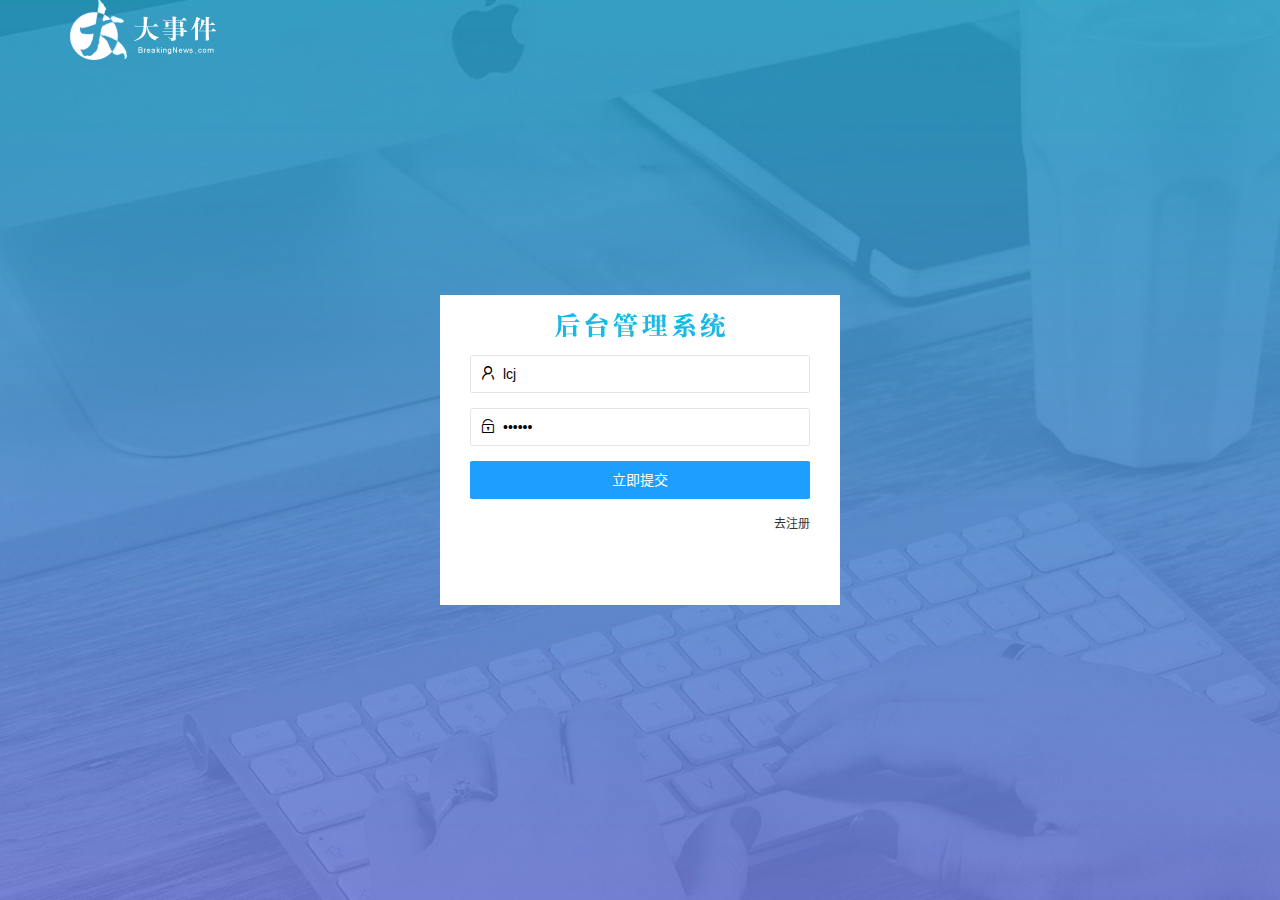
<file: login.html>
<!DOCTYPE html>
<html lang="zh-CN">

<head>
    <meta charset="UTF-8">
    <meta name="viewport" content="width=device-width, initial-scale=1.0">
    <title>大事件-注册/登录</title>
    <link rel="stylesheet" href="/assets/lib/layui/css/layui.css">
    <link rel="stylesheet" href="/assets/css/login.css">
</head>

<body>
    <!-- 头部 logo 区域 -->
    <div class="layui-main">
        <img src="/assets/images/logo.png" alt="">
    </div>

    <!-- 注册登录区域 -->
    <div class="loginAndRegBox">
        <!-- 登录注册标题 -->
        <div class="title-box"></div>
        <!-- 登录区域 -->
        <div class="login-box">
            <!-- 登陆表单 -->
            <form class="layui-form" id="form_login">
                <!-- 用户名 -->
                <div class="layui-form-item">
                    <i class="layui-icon layui-icon-username"></i> 
                    <input value="lcj" type="text" name="username" required lay-verify="required" placeholder="请输入用户名"
                        autocomplete="off" class="layui-input">
                </div>
                <!-- 密码 -->
                <div class="layui-form-item">
                    <i class="layui-icon layui-icon-password"></i> 
                    <input value="123123" type="password" name="password" required lay-verify="required|pwd" placeholder="请输入密码"
                        autocomplete="off" class="layui-input">
                </div> 
                <!-- 登录按钮 -->
                <div class="layui-form-item">
                    <button class="layui-btn layui-btn-fluid layui-btn-normal" lay-submit>立即提交</button>
                </div>
                <!-- a 链接 -->
                <div class="layui-form-item links">
                    <a href="javascript:;" id="link_reg">去注册</a>
                </div>
            </form>
           
        </div>
        <!-- 注册区域 -->
        <div class="reg-box">
            <form class="layui-form" id="form_reg">
                <!-- 用户名 -->
                <div class="layui-form-item">
                    <i class="layui-icon layui-icon-username"></i> 
                    <input type="text" name="username" required lay-verify="required" placeholder="请输入用户名"
                        autocomplete="off" class="layui-input">
                </div>
                <!-- 密码 -->
                <div class="layui-form-item">
                    <i class="layui-icon layui-icon-password"></i> 
                    <input type="password" name="password" required lay-verify="required|pwd" placeholder="请输入密码"
                        autocomplete="off" class="layui-input">
                </div>
                <!-- 再次确认密码 -->
                <div class="layui-form-item">
                    <i class="layui-icon layui-icon-password"></i> 
                    <input type="password" name="repassword" required lay-verify="required|pwd|repwd" placeholder="请输入密码"
                        autocomplete="off" class="layui-input">
                </div>
                <!-- 登录按钮 -->
                <div class="layui-form-item">
                    <button class="layui-btn layui-btn-fluid layui-btn-normal" lay-submit>注册</button>
                </div>
                <!-- a 链接 -->
                <div class="layui-form-item links">
                    <a href="javascript:;" id="link_login">去登录</a>
                </div>
            </form>
        </div>
    </div>
    <!-- 引入layui.all.js 因为这个文件中没有使用windom.onload 所以要求全部写到最低端 -->
    <script src="./assets/lib/layui/layui.all.js"></script>
    <!-- 引入jquery -->
    <script src="/assets/lib/jquery.js"></script>
    <!-- 引入baseAPI 在jquery 自己的之前 -->
    <script src="/assets/js/baseAPI.js"></script>
    <!-- 引入自己的Js -->
    <script src="/assets/js/login.js"></script>
</body>

</html>
</file>
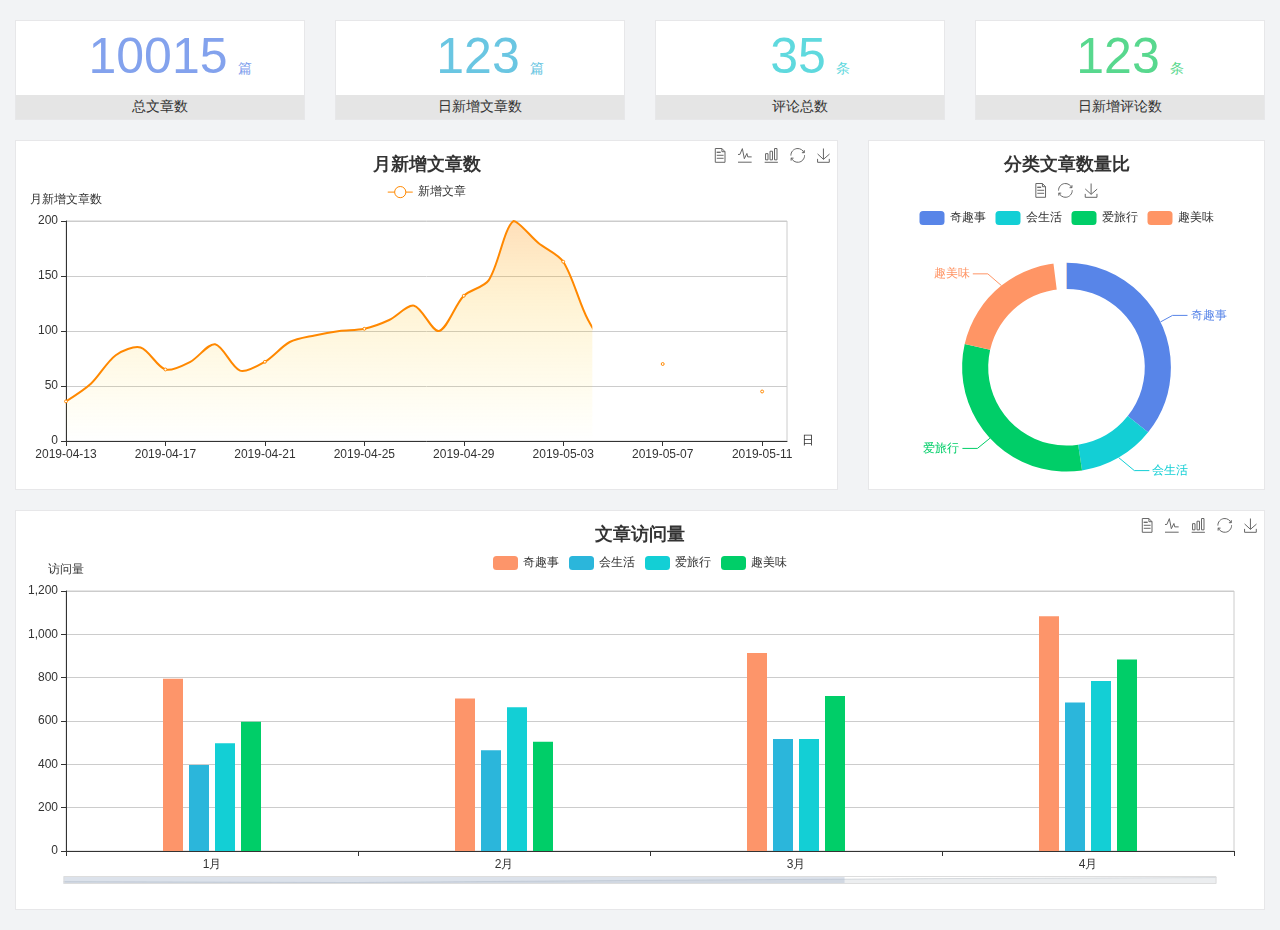
<file: home/dashboard.html>
<!DOCTYPE html>
<html lang="en">

<head>
  <meta charset="UTF-8">
  <meta name="viewport" content="width=device-width, initial-scale=1.0">
  <meta http-equiv="X-UA-Compatible" content="ie=edge">
  <title>图表统计</title>
  <link rel="stylesheet" href="../assets/lib/bootstrap.css" />
  <link rel="stylesheet" href="../assets/lib/main.css" />
  <script src="../assets/lib/jquery.js"></script>
  <script type="text/javascript" src="../assets/lib/echarts.min.js"></script>
</head>

<body>
  <div class="container-fluid">
    <div class="row spannel_list">
      <div class="col-sm-3 col-xs-6">
        <div class="spannel">
          <em>10015</em><span>篇</span>
          <b>总文章数</b>
        </div>
      </div>
      <div class="col-sm-3 col-xs-6">
        <div class="spannel scolor01">
          <em>123</em><span>篇</span>
          <b>日新增文章数</b>
        </div>
      </div>
      <div class="col-sm-3 col-xs-6">
        <div class="spannel scolor02">
          <em>35</em><span>条</span>
          <b>评论总数</b>
        </div>
      </div>
      <div class="col-sm-3 col-xs-6">
        <div class="spannel scolor03">
          <em>123</em><span>条</span>
          <b>日新增评论数</b>
        </div>
      </div>
    </div>
  </div>

  <div class="container-fluid">
    <div class="row curve-pie">
      <div class="col-lg-8 col-md-8">
        <div class="gragh_pannel" id="curve_show"></div>
      </div>
      <div class="col-lg-4 col-md-4">
        <div class="gragh_pannel" id="pie_show"></div>
      </div>
    </div>
  </div>

  <div class="container-fluid">
    <div class="column_pannel" id="column_show"></div>
  </div>

  <script>
    var oChart = echarts.init(document.getElementById('curve_show'));
    var aList_all = [
      { 'count': 36, 'date': '2019-04-13' },
      { 'count': 52, 'date': '2019-04-14' },
      { 'count': 78, 'date': '2019-04-15' },
      { 'count': 85, 'date': '2019-04-16' },
      { 'count': 65, 'date': '2019-04-17' },
      { 'count': 72, 'date': '2019-04-18' },
      { 'count': 88, 'date': '2019-04-19' },
      { 'count': 64, 'date': '2019-04-20' },
      { 'count': 72, 'date': '2019-04-21' },
      { 'count': 90, 'date': '2019-04-22' },
      { 'count': 96, 'date': '2019-04-23' },
      { 'count': 100, 'date': '2019-04-24' },
      { 'count': 102, 'date': '2019-04-25' },
      { 'count': 110, 'date': '2019-04-26' },
      { 'count': 123, 'date': '2019-04-27' },
      { 'count': 100, 'date': '2019-04-28' },
      { 'count': 132, 'date': '2019-04-29' },
      { 'count': 146, 'date': '2019-04-30' },
      { 'count': 200, 'date': '2019-05-01' },
      { 'count': 180, 'date': '2019-05-02' },
      { 'count': 163, 'date': '2019-05-03' },
      { 'count': 110, 'date': '2019-05-04' },
      { 'count': 80, 'date': '2019-05-05' },
      { 'count': 82, 'date': '2019-05-06' },
      { 'count': 70, 'date': '2019-05-07' },
      { 'count': 65, 'date': '2019-05-08' },
      { 'count': 54, 'date': '2019-05-09' },
      { 'count': 40, 'date': '2019-05-10' },
      { 'count': 45, 'date': '2019-05-11' },
      { 'count': 38, 'date': '2019-05-12' },
    ];

    let aCount = [];
    let aDate = [];

    for (var i = 0; i < aList_all.length; i++) {
      aCount.push(aList_all[i].count);
      aDate.push(aList_all[i].date);
    }

    var chartopt = {
      title: {
        text: '月新增文章数',
        left: 'center',
        top: '10'
      },
      tooltip: {
        trigger: 'axis'
      },
      legend: {
        data: ['新增文章'],
        top: '40'
      },
      toolbox: {
        show: true,
        feature: {
          mark: { show: true },
          dataView: { show: true, readOnly: false },
          magicType: { show: true, type: ['line', 'bar'] },
          restore: { show: true },
          saveAsImage: { show: true }
        }
      },
      calculable: true,
      xAxis: [
        {
          name: '日',
          type: 'category',
          boundaryGap: false,
          data: aDate
        }
      ],
      yAxis: [
        {
          name: '月新增文章数',
          type: 'value'
        }
      ],
      series: [
        {
          name: '新增文章',
          type: 'line',
          smooth: true,
          itemStyle: { normal: { areaStyle: { type: 'default' }, color: '#f80' }, lineStyle: { color: '#f80' } },
          data: aCount
        }],
      areaStyle: {
        normal: {
          color: new echarts.graphic.LinearGradient(0, 0, 0, 1, [{
            offset: 0,
            color: 'rgba(255,136,0,0.39)'
          }, {
            offset: .34,
            color: 'rgba(255,180,0,0.25)'
          }, {
            offset: 1,
            color: 'rgba(255,222,0,0.00)'
          }])

        }
      },
      grid: {
        show: true,
        x: 50,
        x2: 50,
        y: 80,
        height: 220
      }
    };

    oChart.setOption(chartopt);


    var oPie = echarts.init(document.getElementById('pie_show'));
    var oPieopt =
    {
      title: {
        top: 10,
        text: '分类文章数量比',
        x: 'center'
      },
      tooltip: {
        trigger: 'item',
        formatter: "{a} <br/>{b} : {c} ({d}%)"
      },
      color: ['#5885e8', '#13cfd5', '#00ce68', '#ff9565'],
      legend: {
        x: 'center',
        top: 65,
        data: ['奇趣事', '会生活', '爱旅行', '趣美味']
      },
      toolbox: {
        show: true,
        x: 'center',
        top: 35,
        feature: {
          mark: { show: true },
          dataView: { show: true, readOnly: false },
          magicType: {
            show: true,
            type: ['pie', 'funnel'],
            option: {
              funnel: {
                x: '25%',
                width: '50%',
                funnelAlign: 'left',
                max: 1548
              }
            }
          },
          restore: { show: true },
          saveAsImage: { show: true }
        }
      },
      calculable: true,
      series: [
        {
          name: '访问来源',
          type: 'pie',
          radius: ['45%', '60%'],
          center: ['50%', '65%'],
          data: [
            { value: 300, name: '奇趣事' },
            { value: 100, name: '会生活' },
            { value: 260, name: '爱旅行' },
            { value: 180, name: '趣美味' }
          ]
        }
      ]
    };
    oPie.setOption(oPieopt);



    var oColumn = this.echarts.init(document.getElementById('column_show'));
    var oColumnopt =
    {
      title: {
        text: '文章访问量',
        left: 'center',
        top: '10'
      },
      tooltip: {
        trigger: 'axis'
      },
      legend: {
        data: ['奇趣事', '会生活', '爱旅行', '趣美味'],
        top: '40'
      },
      toolbox: {
        show: true,
        feature: {
          mark: { show: true },
          dataView: { show: true, readOnly: false },
          magicType: { show: true, type: ['line', 'bar'] },
          restore: { show: true },
          saveAsImage: { show: true }
        }
      },
      calculable: true,
      xAxis: [
        {
          type: 'category',
          data: ['1月', '2月', '3月', '4月', '5月']
        }
      ],
      yAxis: [
        {
          name: '访问量',
          type: 'value'
        }
      ],
      series: [
        {
          name: '奇趣事',
          type: 'bar',
          barWidth: 20,
          itemStyle: {
            normal: { areaStyle: { type: 'default' }, color: '#fd956a' }
          },
          data: [800, 708, 920, 1090, 1200]
        },
        {
          name: '会生活',
          type: 'bar',
          barWidth: 20,
          itemStyle: {
            normal: { areaStyle: { type: 'default' }, color: '#2bb6db' }
          },
          data: [400, 468, 520, 690, 800]
        },
        {
          name: '爱旅行',
          type: 'bar',
          barWidth: 20,
          itemStyle: {
            normal: { areaStyle: { type: 'default' }, color: '#13cfd5' }
          },
          data: [500, 668, 520, 790, 900]
        },
        {
          name: '趣美味',
          type: 'bar',
          barWidth: 20,
          itemStyle: {
            normal: { areaStyle: { type: 'default' }, color: '#00ce68' }
          },
          data: [600, 508, 720, 890, 1000]
        }
      ],
      grid: {
        show: true,
        x: 50,
        x2: 30,
        y: 80,
        height: 260
      },
      dataZoom: [//给x轴设置滚动条
        {
          start: 0,//默认为0
          end: 100 - 1000 / 31,//默认为100
          type: 'slider',
          show: true,
          xAxisIndex: [0],
          handleSize: 0,//滑动条的 左右2个滑动条的大小
          height: 8,//组件高度
          left: 45, //左边的距离
          right: 50,//右边的距离
          bottom: 26,//右边的距离
          handleColor: '#ddd',//h滑动图标的颜色
          handleStyle: {
            borderColor: "#cacaca",
            borderWidth: "1",
            shadowBlur: 2,
            background: "#ddd",
            shadowColor: "#ddd",
          }
        }]
    };
    oColumn.setOption(oColumnopt);
  </script>
</body>

</html>
</file>
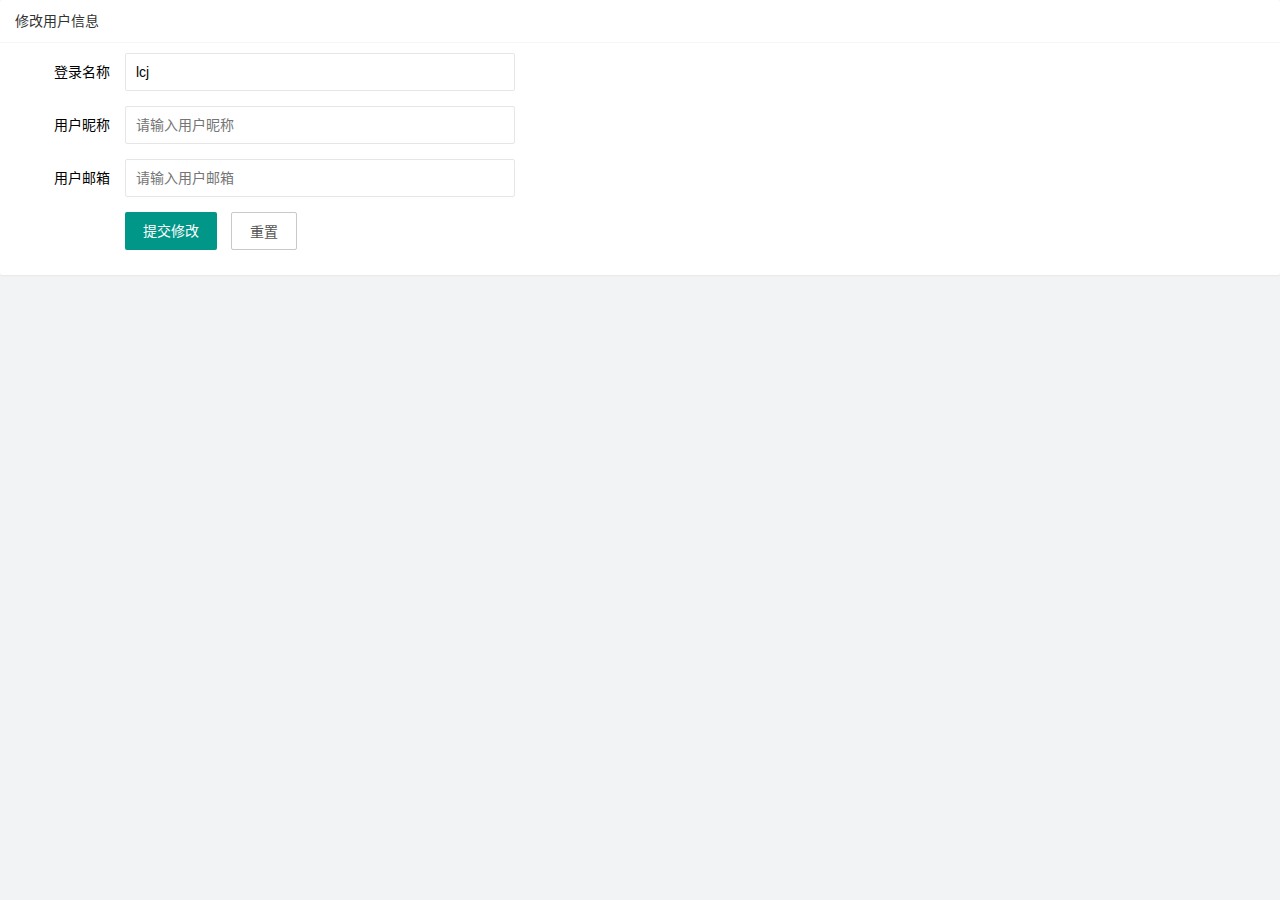
<file: user/user.info.html>
<!DOCTYPE html>
<html lang="zh-CN">

<head>
  <meta charset="UTF-8">
  <meta name="viewport" content="width=device-width, initial-scale=1.0">
  <title>Document</title>
  <link rel="stylesheet" href="/assets/lib/layui/css/layui.css">
  <!-- 引入自己的css -->
  <link rel="stylesheet" href="/assets/css/user/user_info.css">

</head>

<body>
  <div class="layui-card">
    <div class="layui-card-header">修改用户信息</div>
    <div class="layui-card-body">
      <!-- form 表单 -->
      <form class="layui-form" lay-filter="formUserInfo">
        <!-- 隐藏域保存id -->
        <input type="hidden" name="id">
        <!-- 用户名 -->
        <div class="layui-form-item">
          <label class="layui-form-label">登录名称</label>
          <div class="layui-input-block">
            <input value="lcj" type="text" name="username" readonly required lay-verify="required" placeholder="请输入登录名称"
              autocomplete="off" class="layui-input">
          </div>
        </div>
        <!-- 昵称 -->
        <div class="layui-form-item">
          <label class="layui-form-label">用户昵称</label>
          <div class="layui-input-block">
            <input type="text" name="nickname" required lay-verify="required|nickname" placeholder="请输入用户昵称"
              autocomplete="off" class="layui-input">
          </div>
        </div>
        <!-- 邮箱 -->
        <div class="layui-form-item">
          <label class="layui-form-label">用户邮箱</label>
          <div class="layui-input-block">
            <input type="text" name="email" required lay-verify="required|email" placeholder="请输入用户邮箱"
              autocomplete="off" class="layui-input">
          </div>
        </div>
        <!-- 按钮 -->
        <div class="layui-form-item">
          <div class="layui-input-block">
            <button class="layui-btn" lay-submit lay-filter="formDemo">提交修改</button>
            <button id="btnReset" type="reset" class="layui-btn layui-btn-primary">重置</button>
          </div>
        </div>
      </form>
    </div>
  </div>

  <!-- 引入layui.all.js -->
  <script src="/assets/lib/layui/layui.all.js"></script>
  <!-- 引入jquery -->
  <script src="/assets/lib/jquery.js"></script>
  <!-- 引入base.js -->
  <script src="/assets/js/baseAPI.js"></script>
  <!-- 引入自己的js -->
  <script src="/assets/js/user/user_info.js"></script>
</body>

</html>
</file>
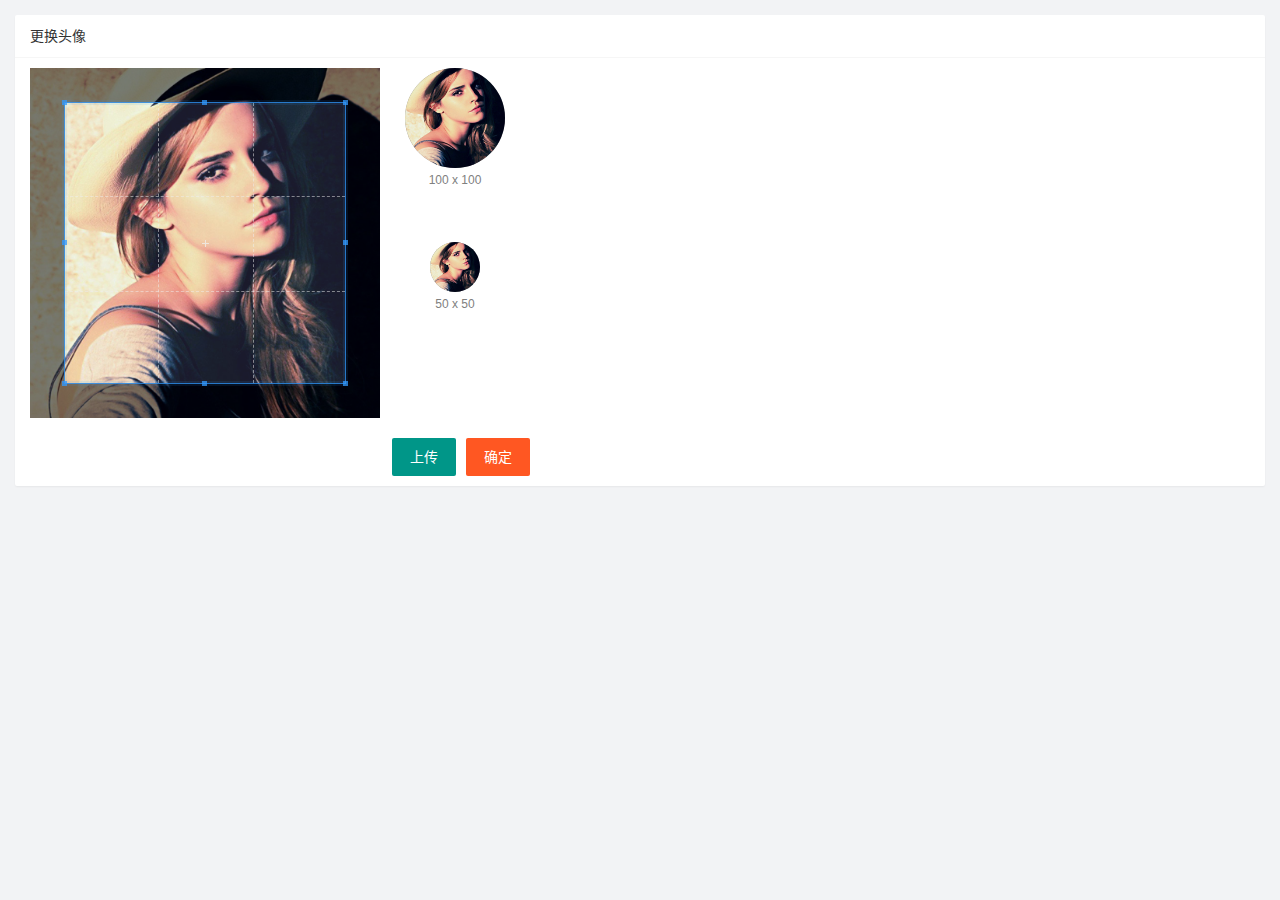
<file: user/user_avatar.html>
<!DOCTYPE html>
<html lang="zh-CN">

<head>
    <meta charset="UTF-8">
    <meta name="viewport" content="width=device-width, initial-scale=1.0">
    <title>Document</title>
    <link rel="stylesheet" href="/assets/lib/layui/css/layui.css">
    <link rel="stylesheet" href="/assets/css/user/user_avatar.css">
    <link rel="stylesheet" href="/assets/lib/cropper/cropper.css">
</head>

<body>
    <div class="layui-card">
        <div class="layui-card-header">更换头像</div>
        <div class="layui-card-body">
            <!-- 第一行的图片裁剪和预览区域 -->
            <div class="row1">
                <!-- 图片裁剪区域 -->
                <div class="cropper-box">
                    <!-- 这个 img 标签很重要，将来会把它初始化为裁剪区域 -->
                    <img id="image" src="/assets/images/sample.jpg" />
                </div>
                <!-- 图片的预览区域 -->
                <div class="preview-box">
                    <div>
                        <!-- 宽高为 100px 的预览区域 -->
                        <div class="img-preview w100"></div>
                        <p class="size">100 x 100</p>
                    </div>
                    <div>
                        <!-- 宽高为 50px 的预览区域 -->
                        <div class="img-preview w50"></div>
                        <p class="size">50 x 50</p>
                    </div>
                </div>
            </div>
            <!-- 第二行的按钮区域 -->
            <div class="row2">
                <!-- accept 选择的文件类型 -->
                <input style="display: none;" type="file" id="file" accept="image/png,image/jpeg">
                <button id="btnChooseImage" type="button" class="layui-btn">上传</button>
                <button id="btnUpload" type="button" class="layui-btn layui-btn-danger">确定</button>
            </div>
        </div>
    </div>

    <script src="/assets/lib/layui/layui.all.js"></script>
    <!-- 引入jquery -->
    <script src="/assets/lib/jquery.js"></script>
    <script src="/assets/lib/cropper/Cropper.js"></script>
    <script src="/assets/lib/cropper/jquery-cropper.js"></script>
    <!-- 引入base js -->
    <script src="/assets/js/baseAPI.js"></script>
    <!-- 引入自己的js -->
    <script src="/assets/js/user/user_avatar.js"></script>
</body>

</html>
</file>
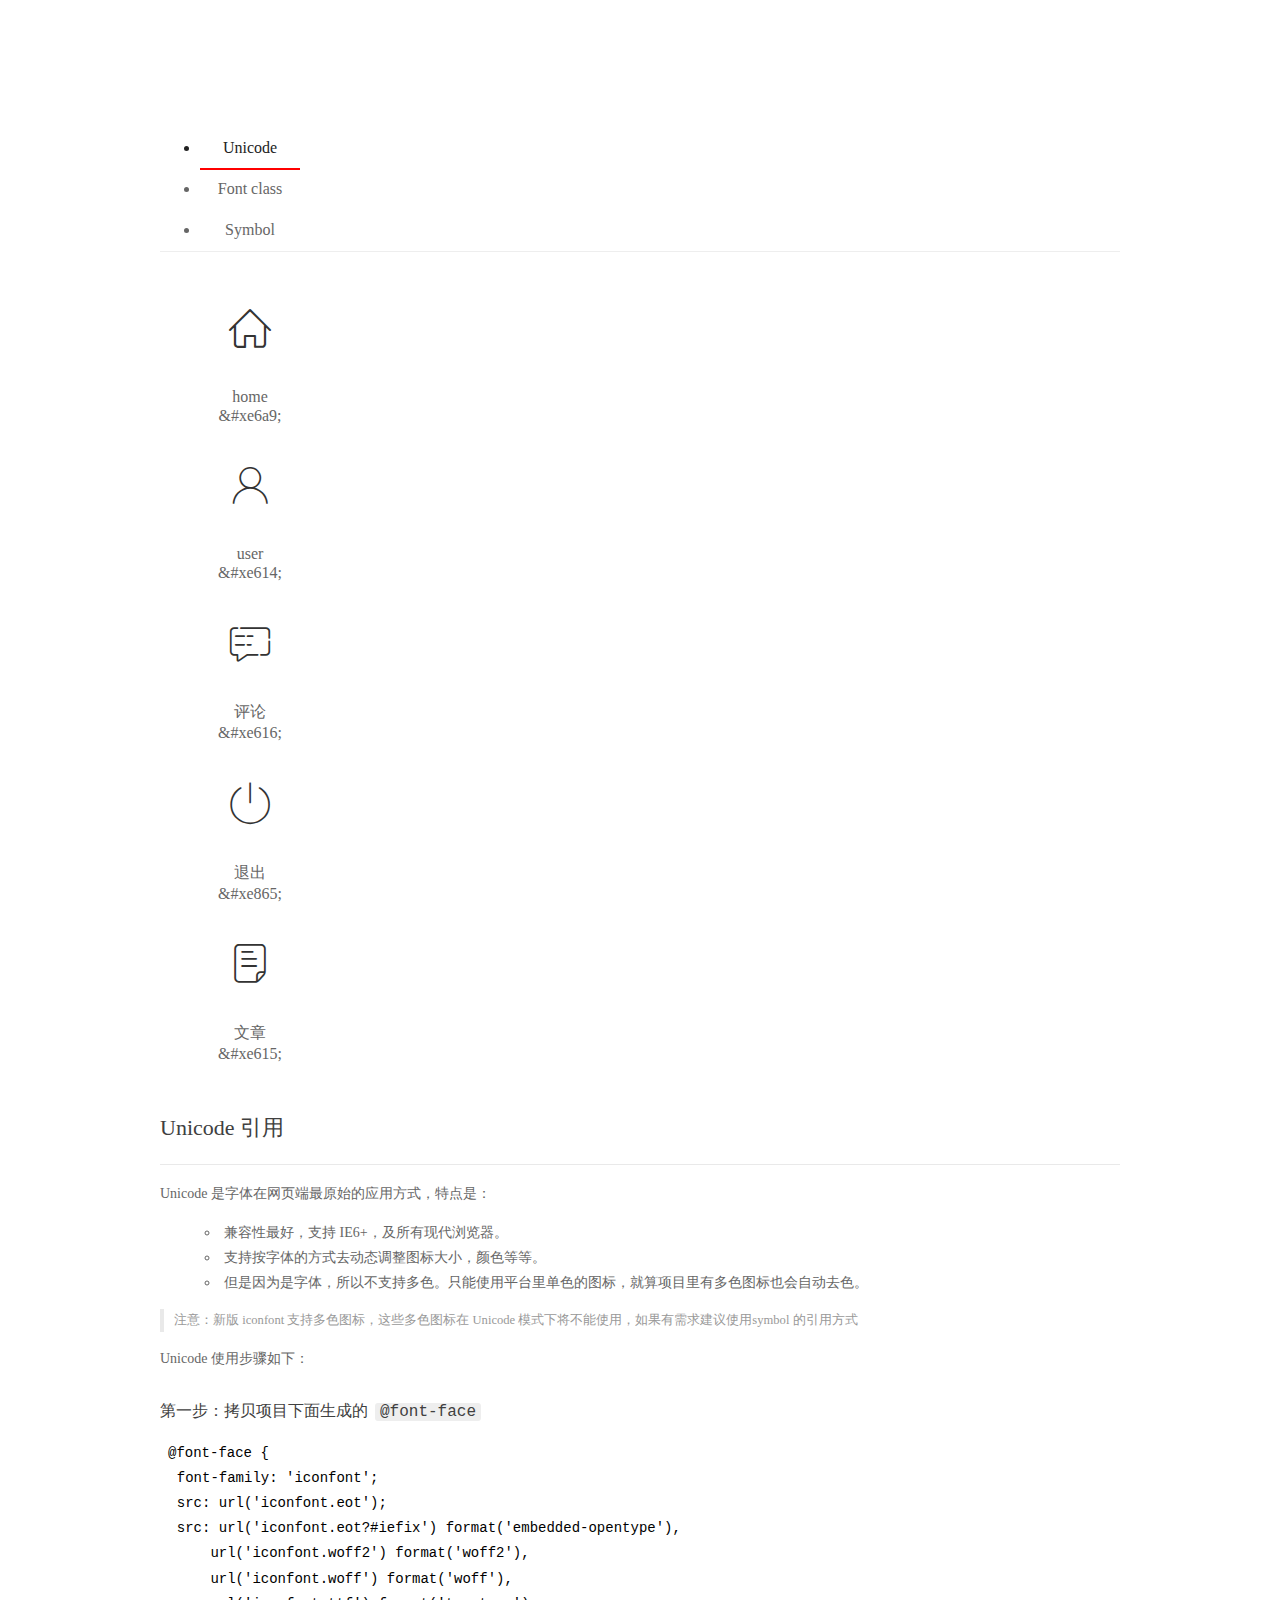
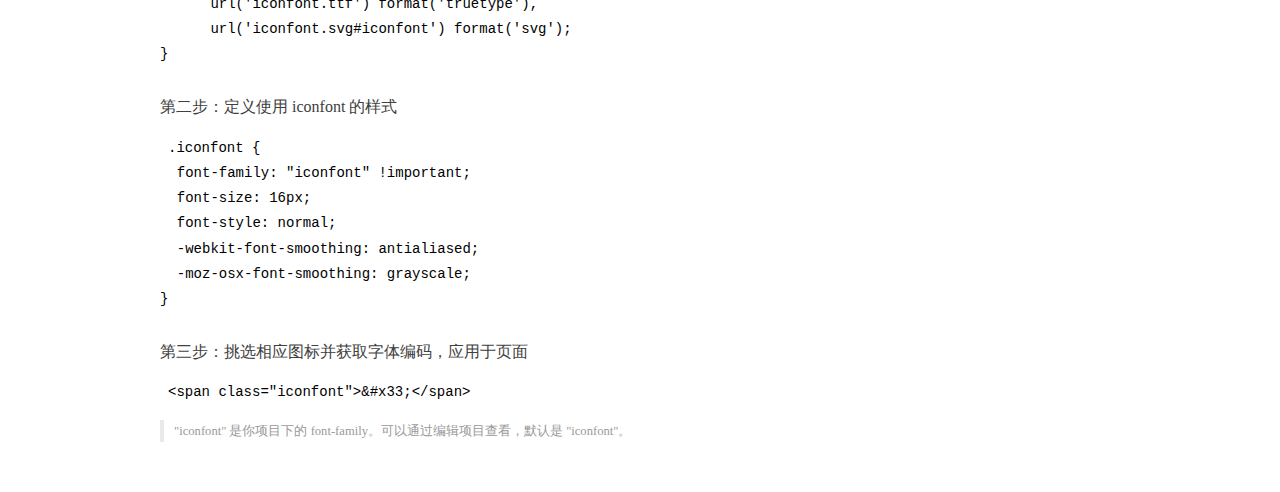
<file: assets/fonts/demo_index.html>
<!DOCTYPE html>
<html>
<head>
  <meta charset="utf-8"/>
  <title>IconFont Demo</title>
  <link rel="shortcut icon" href="https://gtms04.alicdn.com/tps/i4/TB1_oz6GVXXXXaFXpXXJDFnIXXX-64-64.ico" type="image/x-icon"/>
  <link rel="stylesheet" href="https://g.alicdn.com/thx/cube/1.3.2/cube.min.css">
  <link rel="stylesheet" href="demo.css">
  <link rel="stylesheet" href="iconfont.css">
  <script src="iconfont.js"></script>
  <!-- jQuery -->
  <script src="https://a1.alicdn.com/oss/uploads/2018/12/26/7bfddb60-08e8-11e9-9b04-53e73bb6408b.js"></script>
  <!-- 代码高亮 -->
  <script src="https://a1.alicdn.com/oss/uploads/2018/12/26/a3f714d0-08e6-11e9-8a15-ebf944d7534c.js"></script>
</head>
<body>
  <div class="main">
    <h1 class="logo"><a href="https://www.iconfont.cn/" title="iconfont 首页" target="_blank">&#xe86b;</a></h1>
    <div class="nav-tabs">
      <ul id="tabs" class="dib-box">
        <li class="dib active"><span>Unicode</span></li>
        <li class="dib"><span>Font class</span></li>
        <li class="dib"><span>Symbol</span></li>
      </ul>
      
    </div>
    <div class="tab-container">
      <div class="content unicode" style="display: block;">
          <ul class="icon_lists dib-box">
          
            <li class="dib">
              <span class="icon iconfont">&#xe6a9;</span>
                <div class="name">home</div>
                <div class="code-name">&amp;#xe6a9;</div>
              </li>
          
            <li class="dib">
              <span class="icon iconfont">&#xe614;</span>
                <div class="name">user</div>
                <div class="code-name">&amp;#xe614;</div>
              </li>
          
            <li class="dib">
              <span class="icon iconfont">&#xe616;</span>
                <div class="name">评论</div>
                <div class="code-name">&amp;#xe616;</div>
              </li>
          
            <li class="dib">
              <span class="icon iconfont">&#xe865;</span>
                <div class="name">退出</div>
                <div class="code-name">&amp;#xe865;</div>
              </li>
          
            <li class="dib">
              <span class="icon iconfont">&#xe615;</span>
                <div class="name">文章</div>
                <div class="code-name">&amp;#xe615;</div>
              </li>
          
          </ul>
          <div class="article markdown">
          <h2 id="unicode-">Unicode 引用</h2>
          <hr>

          <p>Unicode 是字体在网页端最原始的应用方式，特点是：</p>
          <ul>
            <li>兼容性最好，支持 IE6+，及所有现代浏览器。</li>
            <li>支持按字体的方式去动态调整图标大小，颜色等等。</li>
            <li>但是因为是字体，所以不支持多色。只能使用平台里单色的图标，就算项目里有多色图标也会自动去色。</li>
          </ul>
          <blockquote>
            <p>注意：新版 iconfont 支持多色图标，这些多色图标在 Unicode 模式下将不能使用，如果有需求建议使用symbol 的引用方式</p>
          </blockquote>
          <p>Unicode 使用步骤如下：</p>
          <h3 id="-font-face">第一步：拷贝项目下面生成的 <code>@font-face</code></h3>
<pre><code class="language-css"
>@font-face {
  font-family: 'iconfont';
  src: url('iconfont.eot');
  src: url('iconfont.eot?#iefix') format('embedded-opentype'),
      url('iconfont.woff2') format('woff2'),
      url('iconfont.woff') format('woff'),
      url('iconfont.ttf') format('truetype'),
      url('iconfont.svg#iconfont') format('svg');
}
</code></pre>
          <h3 id="-iconfont-">第二步：定义使用 iconfont 的样式</h3>
<pre><code class="language-css"
>.iconfont {
  font-family: "iconfont" !important;
  font-size: 16px;
  font-style: normal;
  -webkit-font-smoothing: antialiased;
  -moz-osx-font-smoothing: grayscale;
}
</code></pre>
          <h3 id="-">第三步：挑选相应图标并获取字体编码，应用于页面</h3>
<pre>
<code class="language-html"
>&lt;span class="iconfont"&gt;&amp;#x33;&lt;/span&gt;
</code></pre>
          <blockquote>
            <p>"iconfont" 是你项目下的 font-family。可以通过编辑项目查看，默认是 "iconfont"。</p>
          </blockquote>
          </div>
      </div>
      <div class="content font-class">
        <ul class="icon_lists dib-box">
          
          <li class="dib">
            <span class="icon iconfont icon-home"></span>
            <div class="name">
              home
            </div>
            <div class="code-name">.icon-home
            </div>
          </li>
          
          <li class="dib">
            <span class="icon iconfont icon-user"></span>
            <div class="name">
              user
            </div>
            <div class="code-name">.icon-user
            </div>
          </li>
          
          <li class="dib">
            <span class="icon iconfont icon-pinglun"></span>
            <div class="name">
              评论
            </div>
            <div class="code-name">.icon-pinglun
            </div>
          </li>
          
          <li class="dib">
            <span class="icon iconfont icon-tuichu"></span>
            <div class="name">
              退出
            </div>
            <div class="code-name">.icon-tuichu
            </div>
          </li>
          
          <li class="dib">
            <span class="icon iconfont icon-16"></span>
            <div class="name">
              文章
            </div>
            <div class="code-name">.icon-16
            </div>
          </li>
          
        </ul>
        <div class="article markdown">
        <h2 id="font-class-">font-class 引用</h2>
        <hr>

        <p>font-class 是 Unicode 使用方式的一种变种，主要是解决 Unicode 书写不直观，语意不明确的问题。</p>
        <p>与 Unicode 使用方式相比，具有如下特点：</p>
        <ul>
          <li>兼容性良好，支持 IE8+，及所有现代浏览器。</li>
          <li>相比于 Unicode 语意明确，书写更直观。可以很容易分辨这个 icon 是什么。</li>
          <li>因为使用 class 来定义图标，所以当要替换图标时，只需要修改 class 里面的 Unicode 引用。</li>
          <li>不过因为本质上还是使用的字体，所以多色图标还是不支持的。</li>
        </ul>
        <p>使用步骤如下：</p>
        <h3 id="-fontclass-">第一步：引入项目下面生成的 fontclass 代码：</h3>
<pre><code class="language-html">&lt;link rel="stylesheet" href="./iconfont.css"&gt;
</code></pre>
        <h3 id="-">第二步：挑选相应图标并获取类名，应用于页面：</h3>
<pre><code class="language-html">&lt;span class="iconfont icon-xxx"&gt;&lt;/span&gt;
</code></pre>
        <blockquote>
          <p>"
            iconfont" 是你项目下的 font-family。可以通过编辑项目查看，默认是 "iconfont"。</p>
        </blockquote>
      </div>
      </div>
      <div class="content symbol">
          <ul class="icon_lists dib-box">
          
            <li class="dib">
                <svg class="icon svg-icon" aria-hidden="true">
                  <use xlink:href="#icon-home"></use>
                </svg>
                <div class="name">home</div>
                <div class="code-name">#icon-home</div>
            </li>
          
            <li class="dib">
                <svg class="icon svg-icon" aria-hidden="true">
                  <use xlink:href="#icon-user"></use>
                </svg>
                <div class="name">user</div>
                <div class="code-name">#icon-user</div>
            </li>
          
            <li class="dib">
                <svg class="icon svg-icon" aria-hidden="true">
                  <use xlink:href="#icon-pinglun"></use>
                </svg>
                <div class="name">评论</div>
                <div class="code-name">#icon-pinglun</div>
            </li>
          
            <li class="dib">
                <svg class="icon svg-icon" aria-hidden="true">
                  <use xlink:href="#icon-tuichu"></use>
                </svg>
                <div class="name">退出</div>
                <div class="code-name">#icon-tuichu</div>
            </li>
          
            <li class="dib">
                <svg class="icon svg-icon" aria-hidden="true">
                  <use xlink:href="#icon-16"></use>
                </svg>
                <div class="name">文章</div>
                <div class="code-name">#icon-16</div>
            </li>
          
          </ul>
          <div class="article markdown">
          <h2 id="symbol-">Symbol 引用</h2>
          <hr>

          <p>这是一种全新的使用方式，应该说这才是未来的主流，也是平台目前推荐的用法。相关介绍可以参考这篇<a href="">文章</a>
            这种用法其实是做了一个 SVG 的集合，与另外两种相比具有如下特点：</p>
          <ul>
            <li>支持多色图标了，不再受单色限制。</li>
            <li>通过一些技巧，支持像字体那样，通过 <code>font-size</code>, <code>color</code> 来调整样式。</li>
            <li>兼容性较差，支持 IE9+，及现代浏览器。</li>
            <li>浏览器渲染 SVG 的性能一般，还不如 png。</li>
          </ul>
          <p>使用步骤如下：</p>
          <h3 id="-symbol-">第一步：引入项目下面生成的 symbol 代码：</h3>
<pre><code class="language-html">&lt;script src="./iconfont.js"&gt;&lt;/script&gt;
</code></pre>
          <h3 id="-css-">第二步：加入通用 CSS 代码（引入一次就行）：</h3>
<pre><code class="language-html">&lt;style&gt;
.icon {
  width: 1em;
  height: 1em;
  vertical-align: -0.15em;
  fill: currentColor;
  overflow: hidden;
}
&lt;/style&gt;
</code></pre>
          <h3 id="-">第三步：挑选相应图标并获取类名，应用于页面：</h3>
<pre><code class="language-html">&lt;svg class="icon" aria-hidden="true"&gt;
  &lt;use xlink:href="#icon-xxx"&gt;&lt;/use&gt;
&lt;/svg&gt;
</code></pre>
          </div>
      </div>

    </div>
  </div>
  <script>
  $(document).ready(function () {
      $('.tab-container .content:first').show()

      $('#tabs li').click(function (e) {
        var tabContent = $('.tab-container .content')
        var index = $(this).index()

        if ($(this).hasClass('active')) {
          return
        } else {
          $('#tabs li').removeClass('active')
          $(this).addClass('active')

          tabContent.hide().eq(index).fadeIn()
        }
      })
    })
  </script>
</body>
</html>
</file>
<file: assets/lib/layui/css/layui.css>
/** layui-v2.5.5 MIT License By https://www.layui.com */
 .layui-inline,img{display:inline-block;vertical-align:middle}h1,h2,h3,h4,h5,h6{font-weight:400}.layui-edge,.layui-header,.layui-inline,.layui-main{position:relative}.layui-body,.layui-edge,.layui-elip{overflow:hidden}.layui-btn,.layui-edge,.layui-inline,img{vertical-align:middle}.layui-btn,.layui-disabled,.layui-icon,.layui-unselect{-moz-user-select:none;-webkit-user-select:none;-ms-user-select:none}.layui-elip,.layui-form-checkbox span,.layui-form-pane .layui-form-label{text-overflow:ellipsis;white-space:nowrap}.layui-breadcrumb,.layui-tree-btnGroup{visibility:hidden}blockquote,body,button,dd,div,dl,dt,form,h1,h2,h3,h4,h5,h6,input,li,ol,p,pre,td,textarea,th,ul{margin:0;padding:0;-webkit-tap-highlight-color:rgba(0,0,0,0)}a:active,a:hover{outline:0}img{border:none}li{list-style:none}table{border-collapse:collapse;border-spacing:0}h4,h5,h6{font-size:100%}button,input,optgroup,option,select,textarea{font-family:inherit;font-size:inherit;font-style:inherit;font-weight:inherit;outline:0}pre{white-space:pre-wrap;white-space:-moz-pre-wrap;white-space:-pre-wrap;white-space:-o-pre-wrap;word-wrap:break-word}body{line-height:24px;font:14px Helvetica Neue,Helvetica,PingFang SC,Tahoma,Arial,sans-serif}hr{height:1px;margin:10px 0;border:0;clear:both}a{color:#333;text-decoration:none}a:hover{color:#777}a cite{font-style:normal;*cursor:pointer}.layui-border-box,.layui-border-box *{box-sizing:border-box}.layui-box,.layui-box *{box-sizing:content-box}.layui-clear{clear:both;*zoom:1}.layui-clear:after{content:'\20';clear:both;*zoom:1;display:block;height:0}.layui-inline{*display:inline;*zoom:1}.layui-edge{display:inline-block;width:0;height:0;border-width:6px;border-style:dashed;border-color:transparent}.layui-edge-top{top:-4px;border-bottom-color:#999;border-bottom-style:solid}.layui-edge-right{border-left-color:#999;border-left-style:solid}.layui-edge-bottom{top:2px;border-top-color:#999;border-top-style:solid}.layui-edge-left{border-right-color:#999;border-right-style:solid}.layui-disabled,.layui-disabled:hover{color:#d2d2d2!important;cursor:not-allowed!important}.layui-circle{border-radius:100%}.layui-show{display:block!important}.layui-hide{display:none!important}@font-face{font-family:layui-icon;src:url(../font/iconfont.eot?v=250);src:url(../font/iconfont.eot?v=250#iefix) format('embedded-opentype'),url(../font/iconfont.woff2?v=250) format('woff2'),url(../font/iconfont.woff?v=250) format('woff'),url(../font/iconfont.ttf?v=250) format('truetype'),url(../font/iconfont.svg?v=250#layui-icon) format('svg')}.layui-icon{font-family:layui-icon!important;font-size:16px;font-style:normal;-webkit-font-smoothing:antialiased;-moz-osx-font-smoothing:grayscale}.layui-icon-reply-fill:before{content:"\e611"}.layui-icon-set-fill:before{content:"\e614"}.layui-icon-menu-fill:before{content:"\e60f"}.layui-icon-search:before{content:"\e615"}.layui-icon-share:before{content:"\e641"}.layui-icon-set-sm:before{content:"\e620"}.layui-icon-engine:before{content:"\e628"}.layui-icon-close:before{content:"\1006"}.layui-icon-close-fill:before{content:"\1007"}.layui-icon-chart-screen:before{content:"\e629"}.layui-icon-star:before{content:"\e600"}.layui-icon-circle-dot:before{content:"\e617"}.layui-icon-chat:before{content:"\e606"}.layui-icon-release:before{content:"\e609"}.layui-icon-list:before{content:"\e60a"}.layui-icon-chart:before{content:"\e62c"}.layui-icon-ok-circle:before{content:"\1005"}.layui-icon-layim-theme:before{content:"\e61b"}.layui-icon-table:before{content:"\e62d"}.layui-icon-right:before{content:"\e602"}.layui-icon-left:before{content:"\e603"}.layui-icon-cart-simple:before{content:"\e698"}.layui-icon-face-cry:before{content:"\e69c"}.layui-icon-face-smile:before{content:"\e6af"}.layui-icon-survey:before{content:"\e6b2"}.layui-icon-tree:before{content:"\e62e"}.layui-icon-upload-circle:before{content:"\e62f"}.layui-icon-add-circle:before{content:"\e61f"}.layui-icon-download-circle:before{content:"\e601"}.layui-icon-templeate-1:before{content:"\e630"}.layui-icon-util:before{content:"\e631"}.layui-icon-face-surprised:before{content:"\e664"}.layui-icon-edit:before{content:"\e642"}.layui-icon-speaker:before{content:"\e645"}.layui-icon-down:before{content:"\e61a"}.layui-icon-file:before{content:"\e621"}.layui-icon-layouts:before{content:"\e632"}.layui-icon-rate-half:before{content:"\e6c9"}.layui-icon-add-circle-fine:before{content:"\e608"}.layui-icon-prev-circle:before{content:"\e633"}.layui-icon-read:before{content:"\e705"}.layui-icon-404:before{content:"\e61c"}.layui-icon-carousel:before{content:"\e634"}.layui-icon-help:before{content:"\e607"}.layui-icon-code-circle:before{content:"\e635"}.layui-icon-water:before{content:"\e636"}.layui-icon-username:before{content:"\e66f"}.layui-icon-find-fill:before{content:"\e670"}.layui-icon-about:before{content:"\e60b"}.layui-icon-location:before{content:"\e715"}.layui-icon-up:before{content:"\e619"}.layui-icon-pause:before{content:"\e651"}.layui-icon-date:before{content:"\e637"}.layui-icon-layim-uploadfile:before{content:"\e61d"}.layui-icon-delete:before{content:"\e640"}.layui-icon-play:before{content:"\e652"}.layui-icon-top:before{content:"\e604"}.layui-icon-friends:before{content:"\e612"}.layui-icon-refresh-3:before{content:"\e9aa"}.layui-icon-ok:before{content:"\e605"}.layui-icon-layer:before{content:"\e638"}.layui-icon-face-smile-fine:before{content:"\e60c"}.layui-icon-dollar:before{content:"\e659"}.layui-icon-group:before{content:"\e613"}.layui-icon-layim-download:before{content:"\e61e"}.layui-icon-picture-fine:before{content:"\e60d"}.layui-icon-link:before{content:"\e64c"}.layui-icon-diamond:before{content:"\e735"}.layui-icon-log:before{content:"\e60e"}.layui-icon-rate-solid:before{content:"\e67a"}.layui-icon-fonts-del:before{content:"\e64f"}.layui-icon-unlink:before{content:"\e64d"}.layui-icon-fonts-clear:before{content:"\e639"}.layui-icon-triangle-r:before{content:"\e623"}.layui-icon-circle:before{content:"\e63f"}.layui-icon-radio:before{content:"\e643"}.layui-icon-align-center:before{content:"\e647"}.layui-icon-align-right:before{content:"\e648"}.layui-icon-align-left:before{content:"\e649"}.layui-icon-loading-1:before{content:"\e63e"}.layui-icon-return:before{content:"\e65c"}.layui-icon-fonts-strong:before{content:"\e62b"}.layui-icon-upload:before{content:"\e67c"}.layui-icon-dialogue:before{content:"\e63a"}.layui-icon-video:before{content:"\e6ed"}.layui-icon-headset:before{content:"\e6fc"}.layui-icon-cellphone-fine:before{content:"\e63b"}.layui-icon-add-1:before{content:"\e654"}.layui-icon-face-smile-b:before{content:"\e650"}.layui-icon-fonts-html:before{content:"\e64b"}.layui-icon-form:before{content:"\e63c"}.layui-icon-cart:before{content:"\e657"}.layui-icon-camera-fill:before{content:"\e65d"}.layui-icon-tabs:before{content:"\e62a"}.layui-icon-fonts-code:before{content:"\e64e"}.layui-icon-fire:before{content:"\e756"}.layui-icon-set:before{content:"\e716"}.layui-icon-fonts-u:before{content:"\e646"}.layui-icon-triangle-d:before{content:"\e625"}.layui-icon-tips:before{content:"\e702"}.layui-icon-picture:before{content:"\e64a"}.layui-icon-more-vertical:before{content:"\e671"}.layui-icon-flag:before{content:"\e66c"}.layui-icon-loading:before{content:"\e63d"}.layui-icon-fonts-i:before{content:"\e644"}.layui-icon-refresh-1:before{content:"\e666"}.layui-icon-rmb:before{content:"\e65e"}.layui-icon-home:before{content:"\e68e"}.layui-icon-user:before{content:"\e770"}.layui-icon-notice:before{content:"\e667"}.layui-icon-login-weibo:before{content:"\e675"}.layui-icon-voice:before{content:"\e688"}.layui-icon-upload-drag:before{content:"\e681"}.layui-icon-login-qq:before{content:"\e676"}.layui-icon-snowflake:before{content:"\e6b1"}.layui-icon-file-b:before{content:"\e655"}.layui-icon-template:before{content:"\e663"}.layui-icon-auz:before{content:"\e672"}.layui-icon-console:before{content:"\e665"}.layui-icon-app:before{content:"\e653"}.layui-icon-prev:before{content:"\e65a"}.layui-icon-website:before{content:"\e7ae"}.layui-icon-next:before{content:"\e65b"}.layui-icon-component:before{content:"\e857"}.layui-icon-more:before{content:"\e65f"}.layui-icon-login-wechat:before{content:"\e677"}.layui-icon-shrink-right:before{content:"\e668"}.layui-icon-spread-left:before{content:"\e66b"}.layui-icon-camera:before{content:"\e660"}.layui-icon-note:before{content:"\e66e"}.layui-icon-refresh:before{content:"\e669"}.layui-icon-female:before{content:"\e661"}.layui-icon-male:before{content:"\e662"}.layui-icon-password:before{content:"\e673"}.layui-icon-senior:before{content:"\e674"}.layui-icon-theme:before{content:"\e66a"}.layui-icon-tread:before{content:"\e6c5"}.layui-icon-praise:before{content:"\e6c6"}.layui-icon-star-fill:before{content:"\e658"}.layui-icon-rate:before{content:"\e67b"}.layui-icon-template-1:before{content:"\e656"}.layui-icon-vercode:before{content:"\e679"}.layui-icon-cellphone:before{content:"\e678"}.layui-icon-screen-full:before{content:"\e622"}.layui-icon-screen-restore:before{content:"\e758"}.layui-icon-cols:before{content:"\e610"}.layui-icon-export:before{content:"\e67d"}.layui-icon-print:before{content:"\e66d"}.layui-icon-slider:before{content:"\e714"}.layui-icon-addition:before{content:"\e624"}.layui-icon-subtraction:before{content:"\e67e"}.layui-icon-service:before{content:"\e626"}.layui-icon-transfer:before{content:"\e691"}.layui-main{width:1140px;margin:0 auto}.layui-header{z-index:1000;height:60px}.layui-header a:hover{transition:all .5s;-webkit-transition:all .5s}.layui-side{position:fixed;left:0;top:0;bottom:0;z-index:999;width:200px;overflow-x:hidden}.layui-side-scroll{position:relative;width:220px;height:100%;overflow-x:hidden}.layui-body{position:absolute;left:200px;right:0;top:0;bottom:0;z-index:998;width:auto;overflow-y:auto;box-sizing:border-box}.layui-layout-body{overflow:hidden}.layui-layout-admin .layui-header{background-color:#23262E}.layui-layout-admin .layui-side{top:60px;width:200px;overflow-x:hidden}.layui-layout-admin .layui-body{position:fixed;top:60px;bottom:44px}.layui-layout-admin .layui-main{width:auto;margin:0 15px}.layui-layout-admin .layui-footer{position:fixed;left:200px;right:0;bottom:0;height:44px;line-height:44px;padding:0 15px;background-color:#eee}.layui-layout-admin .layui-logo{position:absolute;left:0;top:0;width:200px;height:100%;line-height:60px;text-align:center;color:#009688;font-size:16px}.layui-layout-admin .layui-header .layui-nav{background:0 0}.layui-layout-left{position:absolute!important;left:200px;top:0}.layui-layout-right{position:absolute!important;right:0;top:0}.layui-container{position:relative;margin:0 auto;padding:0 15px;box-sizing:border-box}.layui-fluid{position:relative;margin:0 auto;padding:0 15px}.layui-row:after,.layui-row:before{content:'';display:block;clear:both}.layui-col-lg1,.layui-col-lg10,.layui-col-lg11,.layui-col-lg12,.layui-col-lg2,.layui-col-lg3,.layui-col-lg4,.layui-col-lg5,.layui-col-lg6,.layui-col-lg7,.layui-col-lg8,.layui-col-lg9,.layui-col-md1,.layui-col-md10,.layui-col-md11,.layui-col-md12,.layui-col-md2,.layui-col-md3,.layui-col-md4,.layui-col-md5,.layui-col-md6,.layui-col-md7,.layui-col-md8,.layui-col-md9,.layui-col-sm1,.layui-col-sm10,.layui-col-sm11,.layui-col-sm12,.layui-col-sm2,.layui-col-sm3,.layui-col-sm4,.layui-col-sm5,.layui-col-sm6,.layui-col-sm7,.layui-col-sm8,.layui-col-sm9,.layui-col-xs1,.layui-col-xs10,.layui-col-xs11,.layui-col-xs12,.layui-col-xs2,.layui-col-xs3,.layui-col-xs4,.layui-col-xs5,.layui-col-xs6,.layui-col-xs7,.layui-col-xs8,.layui-col-xs9{position:relative;display:block;box-sizing:border-box}.layui-col-xs1,.layui-col-xs10,.layui-col-xs11,.layui-col-xs12,.layui-col-xs2,.layui-col-xs3,.layui-col-xs4,.layui-col-xs5,.layui-col-xs6,.layui-col-xs7,.layui-col-xs8,.layui-col-xs9{float:left}.layui-col-xs1{width:8.33333333%}.layui-col-xs2{width:16.66666667%}.layui-col-xs3{width:25%}.layui-col-xs4{width:33.33333333%}.layui-col-xs5{width:41.66666667%}.layui-col-xs6{width:50%}.layui-col-xs7{width:58.33333333%}.layui-col-xs8{width:66.66666667%}.layui-col-xs9{width:75%}.layui-col-xs10{width:83.33333333%}.layui-col-xs11{width:91.66666667%}.layui-col-xs12{width:100%}.layui-col-xs-offset1{margin-left:8.33333333%}.layui-col-xs-offset2{margin-left:16.66666667%}.layui-col-xs-offset3{margin-left:25%}.layui-col-xs-offset4{margin-left:33.33333333%}.layui-col-xs-offset5{margin-left:41.66666667%}.layui-col-xs-offset6{margin-left:50%}.layui-col-xs-offset7{margin-left:58.33333333%}.layui-col-xs-offset8{margin-left:66.66666667%}.layui-col-xs-offset9{margin-left:75%}.layui-col-xs-offset10{margin-left:83.33333333%}.layui-col-xs-offset11{margin-left:91.66666667%}.layui-col-xs-offset12{margin-left:100%}@media screen and (max-width:768px){.layui-hide-xs{display:none!important}.layui-show-xs-block{display:block!important}.layui-show-xs-inline{display:inline!important}.layui-show-xs-inline-block{display:inline-block!important}}@media screen and (min-width:768px){.layui-container{width:750px}.layui-hide-sm{display:none!important}.layui-show-sm-block{display:block!important}.layui-show-sm-inline{display:inline!important}.layui-show-sm-inline-block{display:inline-block!important}.layui-col-sm1,.layui-col-sm10,.layui-col-sm11,.layui-col-sm12,.layui-col-sm2,.layui-col-sm3,.layui-col-sm4,.layui-col-sm5,.layui-col-sm6,.layui-col-sm7,.layui-col-sm8,.layui-col-sm9{float:left}.layui-col-sm1{width:8.33333333%}.layui-col-sm2{width:16.66666667%}.layui-col-sm3{width:25%}.layui-col-sm4{width:33.33333333%}.layui-col-sm5{width:41.66666667%}.layui-col-sm6{width:50%}.layui-col-sm7{width:58.33333333%}.layui-col-sm8{width:66.66666667%}.layui-col-sm9{width:75%}.layui-col-sm10{width:83.33333333%}.layui-col-sm11{width:91.66666667%}.layui-col-sm12{width:100%}.layui-col-sm-offset1{margin-left:8.33333333%}.layui-col-sm-offset2{margin-left:16.66666667%}.layui-col-sm-offset3{margin-left:25%}.layui-col-sm-offset4{margin-left:33.33333333%}.layui-col-sm-offset5{margin-left:41.66666667%}.layui-col-sm-offset6{margin-left:50%}.layui-col-sm-offset7{margin-left:58.33333333%}.layui-col-sm-offset8{margin-left:66.66666667%}.layui-col-sm-offset9{margin-left:75%}.layui-col-sm-offset10{margin-left:83.33333333%}.layui-col-sm-offset11{margin-left:91.66666667%}.layui-col-sm-offset12{margin-left:100%}}@media screen and (min-width:992px){.layui-container{width:970px}.layui-hide-md{display:none!important}.layui-show-md-block{display:block!important}.layui-show-md-inline{display:inline!important}.layui-show-md-inline-block{display:inline-block!important}.layui-col-md1,.layui-col-md10,.layui-col-md11,.layui-col-md12,.layui-col-md2,.layui-col-md3,.layui-col-md4,.layui-col-md5,.layui-col-md6,.layui-col-md7,.layui-col-md8,.layui-col-md9{float:left}.layui-col-md1{width:8.33333333%}.layui-col-md2{width:16.66666667%}.layui-col-md3{width:25%}.layui-col-md4{width:33.33333333%}.layui-col-md5{width:41.66666667%}.layui-col-md6{width:50%}.layui-col-md7{width:58.33333333%}.layui-col-md8{width:66.66666667%}.layui-col-md9{width:75%}.layui-col-md10{width:83.33333333%}.layui-col-md11{width:91.66666667%}.layui-col-md12{width:100%}.layui-col-md-offset1{margin-left:8.33333333%}.layui-col-md-offset2{margin-left:16.66666667%}.layui-col-md-offset3{margin-left:25%}.layui-col-md-offset4{margin-left:33.33333333%}.layui-col-md-offset5{margin-left:41.66666667%}.layui-col-md-offset6{margin-left:50%}.layui-col-md-offset7{margin-left:58.33333333%}.layui-col-md-offset8{margin-left:66.66666667%}.layui-col-md-offset9{margin-left:75%}.layui-col-md-offset10{margin-left:83.33333333%}.layui-col-md-offset11{margin-left:91.66666667%}.layui-col-md-offset12{margin-left:100%}}@media screen and (min-width:1200px){.layui-container{width:1170px}.layui-hide-lg{display:none!important}.layui-show-lg-block{display:block!important}.layui-show-lg-inline{display:inline!important}.layui-show-lg-inline-block{display:inline-block!important}.layui-col-lg1,.layui-col-lg10,.layui-col-lg11,.layui-col-lg12,.layui-col-lg2,.layui-col-lg3,.layui-col-lg4,.layui-col-lg5,.layui-col-lg6,.layui-col-lg7,.layui-col-lg8,.layui-col-lg9{float:left}.layui-col-lg1{width:8.33333333%}.layui-col-lg2{width:16.66666667%}.layui-col-lg3{width:25%}.layui-col-lg4{width:33.33333333%}.layui-col-lg5{width:41.66666667%}.layui-col-lg6{width:50%}.layui-col-lg7{width:58.33333333%}.layui-col-lg8{width:66.66666667%}.layui-col-lg9{width:75%}.layui-col-lg10{width:83.33333333%}.layui-col-lg11{width:91.66666667%}.layui-col-lg12{width:100%}.layui-col-lg-offset1{margin-left:8.33333333%}.layui-col-lg-offset2{margin-left:16.66666667%}.layui-col-lg-offset3{margin-left:25%}.layui-col-lg-offset4{margin-left:33.33333333%}.layui-col-lg-offset5{margin-left:41.66666667%}.layui-col-lg-offset6{margin-left:50%}.layui-col-lg-offset7{margin-left:58.33333333%}.layui-col-lg-offset8{margin-left:66.66666667%}.layui-col-lg-offset9{margin-left:75%}.layui-col-lg-offset10{margin-left:83.33333333%}.layui-col-lg-offset11{margin-left:91.66666667%}.layui-col-lg-offset12{margin-left:100%}}.layui-col-space1{margin:-.5px}.layui-col-space1>*{padding:.5px}.layui-col-space3{margin:-1.5px}.layui-col-space3>*{padding:1.5px}.layui-col-space5{margin:-2.5px}.layui-col-space5>*{padding:2.5px}.layui-col-space8{margin:-3.5px}.layui-col-space8>*{padding:3.5px}.layui-col-space10{margin:-5px}.layui-col-space10>*{padding:5px}.layui-col-space12{margin:-6px}.layui-col-space12>*{padding:6px}.layui-col-space15{margin:-7.5px}.layui-col-space15>*{padding:7.5px}.layui-col-space18{margin:-9px}.layui-col-space18>*{padding:9px}.layui-col-space20{margin:-10px}.layui-col-space20>*{padding:10px}.layui-col-space22{margin:-11px}.layui-col-space22>*{padding:11px}.layui-col-space25{margin:-12.5px}.layui-col-space25>*{padding:12.5px}.layui-col-space30{margin:-15px}.layui-col-space30>*{padding:15px}.layui-btn,.layui-input,.layui-select,.layui-textarea,.layui-upload-button{outline:0;-webkit-appearance:none;transition:all .3s;-webkit-transition:all .3s;box-sizing:border-box}.layui-elem-quote{margin-bottom:10px;padding:15px;line-height:22px;border-left:5px solid #009688;border-radius:0 2px 2px 0;background-color:#f2f2f2}.layui-quote-nm{border-style:solid;border-width:1px 1px 1px 5px;background:0 0}.layui-elem-field{margin-bottom:10px;padding:0;border-width:1px;border-style:solid}.layui-elem-field legend{margin-left:20px;padding:0 10px;font-size:20px;font-weight:300}.layui-field-title{margin:10px 0 20px;border-width:1px 0 0}.layui-field-box{padding:10px 15px}.layui-field-title .layui-field-box{padding:10px 0}.layui-progress{position:relative;height:6px;border-radius:20px;background-color:#e2e2e2}.layui-progress-bar{position:absolute;left:0;top:0;width:0;max-width:100%;height:6px;border-radius:20px;text-align:right;background-color:#5FB878;transition:all .3s;-webkit-transition:all .3s}.layui-progress-big,.layui-progress-big .layui-progress-bar{height:18px;line-height:18px}.layui-progress-text{position:relative;top:-20px;line-height:18px;font-size:12px;color:#666}.layui-progress-big .layui-progress-text{position:static;padding:0 10px;color:#fff}.layui-collapse{border-width:1px;border-style:solid;border-radius:2px}.layui-colla-content,.layui-colla-item{border-top-width:1px;border-top-style:solid}.layui-colla-item:first-child{border-top:none}.layui-colla-title{position:relative;height:42px;line-height:42px;padding:0 15px 0 35px;color:#333;background-color:#f2f2f2;cursor:pointer;font-size:14px;overflow:hidden}.layui-colla-content{display:none;padding:10px 15px;line-height:22px;color:#666}.layui-colla-icon{position:absolute;left:15px;top:0;font-size:14px}.layui-card{margin-bottom:15px;border-radius:2px;background-color:#fff;box-shadow:0 1px 2px 0 rgba(0,0,0,.05)}.layui-card:last-child{margin-bottom:0}.layui-card-header{position:relative;height:42px;line-height:42px;padding:0 15px;border-bottom:1px solid #f6f6f6;color:#333;border-radius:2px 2px 0 0;font-size:14px}.layui-bg-black,.layui-bg-blue,.layui-bg-cyan,.layui-bg-green,.layui-bg-orange,.layui-bg-red{color:#fff!important}.layui-card-body{position:relative;padding:10px 15px;line-height:24px}.layui-card-body[pad15]{padding:15px}.layui-card-body[pad20]{padding:20px}.layui-card-body .layui-table{margin:5px 0}.layui-card .layui-tab{margin:0}.layui-panel-window{position:relative;padding:15px;border-radius:0;border-top:5px solid #E6E6E6;background-color:#fff}.layui-auxiliar-moving{position:fixed;left:0;right:0;top:0;bottom:0;width:100%;height:100%;background:0 0;z-index:9999999999}.layui-form-label,.layui-form-mid,.layui-form-select,.layui-input-block,.layui-input-inline,.layui-textarea{position:relative}.layui-bg-red{background-color:#FF5722!important}.layui-bg-orange{background-color:#FFB800!important}.layui-bg-green{background-color:#009688!important}.layui-bg-cyan{background-color:#2F4056!important}.layui-bg-blue{background-color:#1E9FFF!important}.layui-bg-black{background-color:#393D49!important}.layui-bg-gray{background-color:#eee!important;color:#666!important}.layui-badge-rim,.layui-colla-content,.layui-colla-item,.layui-collapse,.layui-elem-field,.layui-form-pane .layui-form-item[pane],.layui-form-pane .layui-form-label,.layui-input,.layui-layedit,.layui-layedit-tool,.layui-quote-nm,.layui-select,.layui-tab-bar,.layui-tab-card,.layui-tab-title,.layui-tab-title .layui-this:after,.layui-textarea{border-color:#e6e6e6}.layui-timeline-item:before,hr{background-color:#e6e6e6}.layui-text{line-height:22px;font-size:14px;color:#666}.layui-text h1,.layui-text h2,.layui-text h3{font-weight:500;color:#333}.layui-text h1{font-size:30px}.layui-text h2{font-size:24px}.layui-text h3{font-size:18px}.layui-text a:not(.layui-btn){color:#01AAED}.layui-text a:not(.layui-btn):hover{text-decoration:underline}.layui-text ul{padding:5px 0 5px 15px}.layui-text ul li{margin-top:5px;list-style-type:disc}.layui-text em,.layui-word-aux{color:#999!important;padding:0 5px!important}.layui-btn{display:inline-block;height:38px;line-height:38px;padding:0 18px;background-color:#009688;color:#fff;white-space:nowrap;text-align:center;font-size:14px;border:none;border-radius:2px;cursor:pointer}.layui-btn:hover{opacity:.8;filter:alpha(opacity=80);color:#fff}.layui-btn:active{opacity:1;filter:alpha(opacity=100)}.layui-btn+.layui-btn{margin-left:10px}.layui-btn-container{font-size:0}.layui-btn-container .layui-btn{margin-right:10px;margin-bottom:10px}.layui-btn-container .layui-btn+.layui-btn{margin-left:0}.layui-table .layui-btn-container .layui-btn{margin-bottom:9px}.layui-btn-radius{border-radius:100px}.layui-btn .layui-icon{margin-right:3px;font-size:18px;vertical-align:bottom;vertical-align:middle\9}.layui-btn-primary{border:1px solid #C9C9C9;background-color:#fff;color:#555}.layui-btn-primary:hover{border-color:#009688;color:#333}.layui-btn-normal{background-color:#1E9FFF}.layui-btn-warm{background-color:#FFB800}.layui-btn-danger{background-color:#FF5722}.layui-btn-checked{background-color:#5FB878}.layui-btn-disabled,.layui-btn-disabled:active,.layui-btn-disabled:hover{border:1px solid #e6e6e6;background-color:#FBFBFB;color:#C9C9C9;cursor:not-allowed;opacity:1}.layui-btn-lg{height:44px;line-height:44px;padding:0 25px;font-size:16px}.layui-btn-sm{height:30px;line-height:30px;padding:0 10px;font-size:12px}.layui-btn-sm i{font-size:16px!important}.layui-btn-xs{height:22px;line-height:22px;padding:0 5px;font-size:12px}.layui-btn-xs i{font-size:14px!important}.layui-btn-group{display:inline-block;vertical-align:middle;font-size:0}.layui-btn-group .layui-btn{margin-left:0!important;margin-right:0!important;border-left:1px solid rgba(255,255,255,.5);border-radius:0}.layui-btn-group .layui-btn-primary{border-left:none}.layui-btn-group .layui-btn-primary:hover{border-color:#C9C9C9;color:#009688}.layui-btn-group .layui-btn:first-child{border-left:none;border-radius:2px 0 0 2px}.layui-btn-group .layui-btn-primary:first-child{border-left:1px solid #c9c9c9}.layui-btn-group .layui-btn:last-child{border-radius:0 2px 2px 0}.layui-btn-group .layui-btn+.layui-btn{margin-left:0}.layui-btn-group+.layui-btn-group{margin-left:10px}.layui-btn-fluid{width:100%}.layui-input,.layui-select,.layui-textarea{height:38px;line-height:1.3;line-height:38px\9;border-width:1px;border-style:solid;background-color:#fff;border-radius:2px}.layui-input::-webkit-input-placeholder,.layui-select::-webkit-input-placeholder,.layui-textarea::-webkit-input-placeholder{line-height:1.3}.layui-input,.layui-textarea{display:block;width:100%;padding-left:10px}.layui-input:hover,.layui-textarea:hover{border-color:#D2D2D2!important}.layui-input:focus,.layui-textarea:focus{border-color:#C9C9C9!important}.layui-textarea{min-height:100px;height:auto;line-height:20px;padding:6px 10px;resize:vertical}.layui-select{padding:0 10px}.layui-form input[type=checkbox],.layui-form input[type=radio],.layui-form select{display:none}.layui-form [lay-ignore]{display:initial}.layui-form-item{margin-bottom:15px;clear:both;*zoom:1}.layui-form-item:after{content:'\20';clear:both;*zoom:1;display:block;height:0}.layui-form-label{float:left;display:block;padding:9px 15px;width:80px;font-weight:400;line-height:20px;text-align:right}.layui-form-label-col{display:block;float:none;padding:9px 0;line-height:20px;text-align:left}.layui-form-item .layui-inline{margin-bottom:5px;margin-right:10px}.layui-input-block{margin-left:110px;min-height:36px}.layui-input-inline{display:inline-block;vertical-align:middle}.layui-form-item .layui-input-inline{float:left;width:190px;margin-right:10px}.layui-form-text .layui-input-inline{width:auto}.layui-form-mid{float:left;display:block;padding:9px 0!important;line-height:20px;margin-right:10px}.layui-form-danger+.layui-form-select .layui-input,.layui-form-danger:focus{border-color:#FF5722!important}.layui-form-select .layui-input{padding-right:30px;cursor:pointer}.layui-form-select .layui-edge{position:absolute;right:10px;top:50%;margin-top:-3px;cursor:pointer;border-width:6px;border-top-color:#c2c2c2;border-top-style:solid;transition:all .3s;-webkit-transition:all .3s}.layui-form-select dl{display:none;position:absolute;left:0;top:42px;padding:5px 0;z-index:899;min-width:100%;border:1px solid #d2d2d2;max-height:300px;overflow-y:auto;background-color:#fff;border-radius:2px;box-shadow:0 2px 4px rgba(0,0,0,.12);box-sizing:border-box}.layui-form-select dl dd,.layui-form-select dl dt{padding:0 10px;line-height:36px;white-space:nowrap;overflow:hidden;text-overflow:ellipsis}.layui-form-select dl dt{font-size:12px;color:#999}.layui-form-select dl dd{cursor:pointer}.layui-form-select dl dd:hover{background-color:#f2f2f2;-webkit-transition:.5s all;transition:.5s all}.layui-form-select .layui-select-group dd{padding-left:20px}.layui-form-select dl dd.layui-select-tips{padding-left:10px!important;color:#999}.layui-form-select dl dd.layui-this{background-color:#5FB878;color:#fff}.layui-form-checkbox,.layui-form-select dl dd.layui-disabled{background-color:#fff}.layui-form-selected dl{display:block}.layui-form-checkbox,.layui-form-checkbox *,.layui-form-switch{display:inline-block;vertical-align:middle}.layui-form-selected .layui-edge{margin-top:-9px;-webkit-transform:rotate(180deg);transform:rotate(180deg);margin-top:-3px\9}:root .layui-form-selected .layui-edge{margin-top:-9px\0/IE9}.layui-form-selectup dl{top:auto;bottom:42px}.layui-select-none{margin:5px 0;text-align:center;color:#999}.layui-select-disabled .layui-disabled{border-color:#eee!important}.layui-select-disabled .layui-edge{border-top-color:#d2d2d2}.layui-form-checkbox{position:relative;height:30px;line-height:30px;margin-right:10px;padding-right:30px;cursor:pointer;font-size:0;-webkit-transition:.1s linear;transition:.1s linear;box-sizing:border-box}.layui-form-checkbox span{padding:0 10px;height:100%;font-size:14px;border-radius:2px 0 0 2px;background-color:#d2d2d2;color:#fff;overflow:hidden}.layui-form-checkbox:hover span{background-color:#c2c2c2}.layui-form-checkbox i{position:absolute;right:0;top:0;width:30px;height:28px;border:1px solid #d2d2d2;border-left:none;border-radius:0 2px 2px 0;color:#fff;font-size:20px;text-align:center}.layui-form-checkbox:hover i{border-color:#c2c2c2;color:#c2c2c2}.layui-form-checked,.layui-form-checked:hover{border-color:#5FB878}.layui-form-checked span,.layui-form-checked:hover span{background-color:#5FB878}.layui-form-checked i,.layui-form-checked:hover i{color:#5FB878}.layui-form-item .layui-form-checkbox{margin-top:4px}.layui-form-checkbox[lay-skin=primary]{height:auto!important;line-height:normal!important;min-width:18px;min-height:18px;border:none!important;margin-right:0;padding-left:28px;padding-right:0;background:0 0}.layui-form-checkbox[lay-skin=primary] span{padding-left:0;padding-right:15px;line-height:18px;background:0 0;color:#666}.layui-form-checkbox[lay-skin=primary] i{right:auto;left:0;width:16px;height:16px;line-height:16px;border:1px solid #d2d2d2;font-size:12px;border-radius:2px;background-color:#fff;-webkit-transition:.1s linear;transition:.1s linear}.layui-form-checkbox[lay-skin=primary]:hover i{border-color:#5FB878;color:#fff}.layui-form-checked[lay-skin=primary] i{border-color:#5FB878!important;background-color:#5FB878;color:#fff}.layui-checkbox-disbaled[lay-skin=primary] span{background:0 0!important;color:#c2c2c2}.layui-checkbox-disbaled[lay-skin=primary]:hover i{border-color:#d2d2d2}.layui-form-item .layui-form-checkbox[lay-skin=primary]{margin-top:10px}.layui-form-switch{position:relative;height:22px;line-height:22px;min-width:35px;padding:0 5px;margin-top:8px;border:1px solid #d2d2d2;border-radius:20px;cursor:pointer;background-color:#fff;-webkit-transition:.1s linear;transition:.1s linear}.layui-form-switch i{position:absolute;left:5px;top:3px;width:16px;height:16px;border-radius:20px;background-color:#d2d2d2;-webkit-transition:.1s linear;transition:.1s linear}.layui-form-switch em{position:relative;top:0;width:25px;margin-left:21px;padding:0!important;text-align:center!important;color:#999!important;font-style:normal!important;font-size:12px}.layui-form-onswitch{border-color:#5FB878;background-color:#5FB878}.layui-checkbox-disbaled,.layui-checkbox-disbaled i{border-color:#e2e2e2!important}.layui-form-onswitch i{left:100%;margin-left:-21px;background-color:#fff}.layui-form-onswitch em{margin-left:5px;margin-right:21px;color:#fff!important}.layui-checkbox-disbaled span{background-color:#e2e2e2!important}.layui-checkbox-disbaled:hover i{color:#fff!important}[lay-radio]{display:none}.layui-form-radio,.layui-form-radio *{display:inline-block;vertical-align:middle}.layui-form-radio{line-height:28px;margin:6px 10px 0 0;padding-right:10px;cursor:pointer;font-size:0}.layui-form-radio *{font-size:14px}.layui-form-radio>i{margin-right:8px;font-size:22px;color:#c2c2c2}.layui-form-radio>i:hover,.layui-form-radioed>i{color:#5FB878}.layui-radio-disbaled>i{color:#e2e2e2!important}.layui-form-pane .layui-form-label{width:110px;padding:8px 15px;height:38px;line-height:20px;border-width:1px;border-style:solid;border-radius:2px 0 0 2px;text-align:center;background-color:#FBFBFB;overflow:hidden;box-sizing:border-box}.layui-form-pane .layui-input-inline{margin-left:-1px}.layui-form-pane .layui-input-block{margin-left:110px;left:-1px}.layui-form-pane .layui-input{border-radius:0 2px 2px 0}.layui-form-pane .layui-form-text .layui-form-label{float:none;width:100%;border-radius:2px;box-sizing:border-box;text-align:left}.layui-form-pane .layui-form-text .layui-input-inline{display:block;margin:0;top:-1px;clear:both}.layui-form-pane .layui-form-text .layui-input-block{margin:0;left:0;top:-1px}.layui-form-pane .layui-form-text .layui-textarea{min-height:100px;border-radius:0 0 2px 2px}.layui-form-pane .layui-form-checkbox{margin:4px 0 4px 10px}.layui-form-pane .layui-form-radio,.layui-form-pane .layui-form-switch{margin-top:6px;margin-left:10px}.layui-form-pane .layui-form-item[pane]{position:relative;border-width:1px;border-style:solid}.layui-form-pane .layui-form-item[pane] .layui-form-label{position:absolute;left:0;top:0;height:100%;border-width:0 1px 0 0}.layui-form-pane .layui-form-item[pane] .layui-input-inline{margin-left:110px}@media screen and (max-width:450px){.layui-form-item .layui-form-label{text-overflow:ellipsis;overflow:hidden;white-space:nowrap}.layui-form-item .layui-inline{display:block;margin-right:0;margin-bottom:20px;clear:both}.layui-form-item .layui-inline:after{content:'\20';clear:both;display:block;height:0}.layui-form-item .layui-input-inline{display:block;float:none;left:-3px;width:auto;margin:0 0 10px 112px}.layui-form-item .layui-input-inline+.layui-form-mid{margin-left:110px;top:-5px;padding:0}.layui-form-item .layui-form-checkbox{margin-right:5px;margin-bottom:5px}}.layui-layedit{border-width:1px;border-style:solid;border-radius:2px}.layui-layedit-tool{padding:3px 5px;border-bottom-width:1px;border-bottom-style:solid;font-size:0}.layedit-tool-fixed{position:fixed;top:0;border-top:1px solid #e2e2e2}.layui-layedit-tool .layedit-tool-mid,.layui-layedit-tool .layui-icon{display:inline-block;vertical-align:middle;text-align:center;font-size:14px}.layui-layedit-tool .layui-icon{position:relative;width:32px;height:30px;line-height:30px;margin:3px 5px;color:#777;cursor:pointer;border-radius:2px}.layui-layedit-tool .layui-icon:hover{color:#393D49}.layui-layedit-tool .layui-icon:active{color:#000}.layui-layedit-tool .layedit-tool-active{background-color:#e2e2e2;color:#000}.layui-layedit-tool .layui-disabled,.layui-layedit-tool .layui-disabled:hover{color:#d2d2d2;cursor:not-allowed}.layui-layedit-tool .layedit-tool-mid{width:1px;height:18px;margin:0 10px;background-color:#d2d2d2}.layedit-tool-html{width:50px!important;font-size:30px!important}.layedit-tool-b,.layedit-tool-code,.layedit-tool-help{font-size:16px!important}.layedit-tool-d,.layedit-tool-face,.layedit-tool-image,.layedit-tool-unlink{font-size:18px!important}.layedit-tool-image input{position:absolute;font-size:0;left:0;top:0;width:100%;height:100%;opacity:.01;filter:Alpha(opacity=1);cursor:pointer}.layui-layedit-iframe iframe{display:block;width:100%}#LAY_layedit_code{overflow:hidden}.layui-laypage{display:inline-block;*display:inline;*zoom:1;vertical-align:middle;margin:10px 0;font-size:0}.layui-laypage>a:first-child,.layui-laypage>a:first-child em{border-radius:2px 0 0 2px}.layui-laypage>a:last-child,.layui-laypage>a:last-child em{border-radius:0 2px 2px 0}.layui-laypage>:first-child{margin-left:0!important}.layui-laypage>:last-child{margin-right:0!important}.layui-laypage a,.layui-laypage button,.layui-laypage input,.layui-laypage select,.layui-laypage span{border:1px solid #e2e2e2}.layui-laypage a,.layui-laypage span{display:inline-block;*display:inline;*zoom:1;vertical-align:middle;padding:0 15px;height:28px;line-height:28px;margin:0 -1px 5px 0;background-color:#fff;color:#333;font-size:12px}.layui-flow-more a *,.layui-laypage input,.layui-table-view select[lay-ignore]{display:inline-block}.layui-laypage a:hover{color:#009688}.layui-laypage em{font-style:normal}.layui-laypage .layui-laypage-spr{color:#999;font-weight:700}.layui-laypage a{text-decoration:none}.layui-laypage .layui-laypage-curr{position:relative}.layui-laypage .layui-laypage-curr em{position:relative;color:#fff}.layui-laypage .layui-laypage-curr .layui-laypage-em{position:absolute;left:-1px;top:-1px;padding:1px;width:100%;height:100%;background-color:#009688}.layui-laypage-em{border-radius:2px}.layui-laypage-next em,.layui-laypage-prev em{font-family:Sim sun;font-size:16px}.layui-laypage .layui-laypage-count,.layui-laypage .layui-laypage-limits,.layui-laypage .layui-laypage-refresh,.layui-laypage .layui-laypage-skip{margin-left:10px;margin-right:10px;padding:0;border:none}.layui-laypage .layui-laypage-limits,.layui-laypage .layui-laypage-refresh{vertical-align:top}.layui-laypage .layui-laypage-refresh i{font-size:18px;cursor:pointer}.layui-laypage select{height:22px;padding:3px;border-radius:2px;cursor:pointer}.layui-laypage .layui-laypage-skip{height:30px;line-height:30px;color:#999}.layui-laypage button,.layui-laypage input{height:30px;line-height:30px;border-radius:2px;vertical-align:top;background-color:#fff;box-sizing:border-box}.layui-laypage input{width:40px;margin:0 10px;padding:0 3px;text-align:center}.layui-laypage input:focus,.layui-laypage select:focus{border-color:#009688!important}.layui-laypage button{margin-left:10px;padding:0 10px;cursor:pointer}.layui-table,.layui-table-view{margin:10px 0}.layui-flow-more{margin:10px 0;text-align:center;color:#999;font-size:14px}.layui-flow-more a{height:32px;line-height:32px}.layui-flow-more a *{vertical-align:top}.layui-flow-more a cite{padding:0 20px;border-radius:3px;background-color:#eee;color:#333;font-style:normal}.layui-flow-more a cite:hover{opacity:.8}.layui-flow-more a i{font-size:30px;color:#737383}.layui-table{width:100%;background-color:#fff;color:#666}.layui-table tr{transition:all .3s;-webkit-transition:all .3s}.layui-table th{text-align:left;font-weight:400}.layui-table tbody tr:hover,.layui-table thead tr,.layui-table-click,.layui-table-header,.layui-table-hover,.layui-table-mend,.layui-table-patch,.layui-table-tool,.layui-table-total,.layui-table-total tr,.layui-table[lay-even] tr:nth-child(even){background-color:#f2f2f2}.layui-table td,.layui-table th,.layui-table-col-set,.layui-table-fixed-r,.layui-table-grid-down,.layui-table-header,.layui-table-page,.layui-table-tips-main,.layui-table-tool,.layui-table-total,.layui-table-view,.layui-table[lay-skin=line],.layui-table[lay-skin=row]{border-width:1px;border-style:solid;border-color:#e6e6e6}.layui-table td,.layui-table th{position:relative;padding:9px 15px;min-height:20px;line-height:20px;font-size:14px}.layui-table[lay-skin=line] td,.layui-table[lay-skin=line] th{border-width:0 0 1px}.layui-table[lay-skin=row] td,.layui-table[lay-skin=row] th{border-width:0 1px 0 0}.layui-table[lay-skin=nob] td,.layui-table[lay-skin=nob] th{border:none}.layui-table img{max-width:100px}.layui-table[lay-size=lg] td,.layui-table[lay-size=lg] th{padding:15px 30px}.layui-table-view .layui-table[lay-size=lg] .layui-table-cell{height:40px;line-height:40px}.layui-table[lay-size=sm] td,.layui-table[lay-size=sm] th{font-size:12px;padding:5px 10px}.layui-table-view .layui-table[lay-size=sm] .layui-table-cell{height:20px;line-height:20px}.layui-table[lay-data]{display:none}.layui-table-box{position:relative;overflow:hidden}.layui-table-view .layui-table{position:relative;width:auto;margin:0}.layui-table-view .layui-table[lay-skin=line]{border-width:0 1px 0 0}.layui-table-view .layui-table[lay-skin=row]{border-width:0 0 1px}.layui-table-view .layui-table td,.layui-table-view .layui-table th{padding:5px 0;border-top:none;border-left:none}.layui-table-view .layui-table th.layui-unselect .layui-table-cell span{cursor:pointer}.layui-table-view .layui-table td{cursor:default}.layui-table-view .layui-table td[data-edit=text]{cursor:text}.layui-table-view .layui-form-checkbox[lay-skin=primary] i{width:18px;height:18px}.layui-table-view .layui-form-radio{line-height:0;padding:0}.layui-table-view .layui-form-radio>i{margin:0;font-size:20px}.layui-table-init{position:absolute;left:0;top:0;width:100%;height:100%;text-align:center;z-index:110}.layui-table-init .layui-icon{position:absolute;left:50%;top:50%;margin:-15px 0 0 -15px;font-size:30px;color:#c2c2c2}.layui-table-header{border-width:0 0 1px;overflow:hidden}.layui-table-header .layui-table{margin-bottom:-1px}.layui-table-tool .layui-inline[lay-event]{position:relative;width:26px;height:26px;padding:5px;line-height:16px;margin-right:10px;text-align:center;color:#333;border:1px solid #ccc;cursor:pointer;-webkit-transition:.5s all;transition:.5s all}.layui-table-tool .layui-inline[lay-event]:hover{border:1px solid #999}.layui-table-tool-temp{padding-right:120px}.layui-table-tool-self{position:absolute;right:17px;top:10px}.layui-table-tool .layui-table-tool-self .layui-inline[lay-event]{margin:0 0 0 10px}.layui-table-tool-panel{position:absolute;top:29px;left:-1px;padding:5px 0;min-width:150px;min-height:40px;border:1px solid #d2d2d2;text-align:left;overflow-y:auto;background-color:#fff;box-shadow:0 2px 4px rgba(0,0,0,.12)}.layui-table-cell,.layui-table-tool-panel li{overflow:hidden;text-overflow:ellipsis;white-space:nowrap}.layui-table-tool-panel li{padding:0 10px;line-height:30px;-webkit-transition:.5s all;transition:.5s all}.layui-table-tool-panel li .layui-form-checkbox[lay-skin=primary]{width:100%;padding-left:28px}.layui-table-tool-panel li:hover{background-color:#f2f2f2}.layui-table-tool-panel li .layui-form-checkbox[lay-skin=primary] i{position:absolute;left:0;top:0}.layui-table-tool-panel li .layui-form-checkbox[lay-skin=primary] span{padding:0}.layui-table-tool .layui-table-tool-self .layui-table-tool-panel{left:auto;right:-1px}.layui-table-col-set{position:absolute;right:0;top:0;width:20px;height:100%;border-width:0 0 0 1px;background-color:#fff}.layui-table-sort{width:10px;height:20px;margin-left:5px;cursor:pointer!important}.layui-table-sort .layui-edge{position:absolute;left:5px;border-width:5px}.layui-table-sort .layui-table-sort-asc{top:3px;border-top:none;border-bottom-style:solid;border-bottom-color:#b2b2b2}.layui-table-sort .layui-table-sort-asc:hover{border-bottom-color:#666}.layui-table-sort .layui-table-sort-desc{bottom:5px;border-bottom:none;border-top-style:solid;border-top-color:#b2b2b2}.layui-table-sort .layui-table-sort-desc:hover{border-top-color:#666}.layui-table-sort[lay-sort=asc] .layui-table-sort-asc{border-bottom-color:#000}.layui-table-sort[lay-sort=desc] .layui-table-sort-desc{border-top-color:#000}.layui-table-cell{height:28px;line-height:28px;padding:0 15px;position:relative;box-sizing:border-box}.layui-table-cell .layui-form-checkbox[lay-skin=primary]{top:-1px;padding:0}.layui-table-cell .layui-table-link{color:#01AAED}.laytable-cell-checkbox,.laytable-cell-numbers,.laytable-cell-radio,.laytable-cell-space{padding:0;text-align:center}.layui-table-body{position:relative;overflow:auto;margin-right:-1px;margin-bottom:-1px}.layui-table-body .layui-none{line-height:26px;padding:15px;text-align:center;color:#999}.layui-table-fixed{position:absolute;left:0;top:0;z-index:101}.layui-table-fixed .layui-table-body{overflow:hidden}.layui-table-fixed-l{box-shadow:0 -1px 8px rgba(0,0,0,.08)}.layui-table-fixed-r{left:auto;right:-1px;border-width:0 0 0 1px;box-shadow:-1px 0 8px rgba(0,0,0,.08)}.layui-table-fixed-r .layui-table-header{position:relative;overflow:visible}.layui-table-mend{position:absolute;right:-49px;top:0;height:100%;width:50px}.layui-table-tool{position:relative;z-index:890;width:100%;min-height:50px;line-height:30px;padding:10px 15px;border-width:0 0 1px}.layui-table-tool .layui-btn-container{margin-bottom:-10px}.layui-table-page,.layui-table-total{border-width:1px 0 0;margin-bottom:-1px;overflow:hidden}.layui-table-page{position:relative;width:100%;padding:7px 7px 0;height:41px;font-size:12px;white-space:nowrap}.layui-table-page>div{height:26px}.layui-table-page .layui-laypage{margin:0}.layui-table-page .layui-laypage a,.layui-table-page .layui-laypage span{height:26px;line-height:26px;margin-bottom:10px;border:none;background:0 0}.layui-table-page .layui-laypage a,.layui-table-page .layui-laypage span.layui-laypage-curr{padding:0 12px}.layui-table-page .layui-laypage span{margin-left:0;padding:0}.layui-table-page .layui-laypage .layui-laypage-prev{margin-left:-7px!important}.layui-table-page .layui-laypage .layui-laypage-curr .layui-laypage-em{left:0;top:0;padding:0}.layui-table-page .layui-laypage button,.layui-table-page .layui-laypage input{height:26px;line-height:26px}.layui-table-page .layui-laypage input{width:40px}.layui-table-page .layui-laypage button{padding:0 10px}.layui-table-page select{height:18px}.layui-table-patch .layui-table-cell{padding:0;width:30px}.layui-table-edit{position:absolute;left:0;top:0;width:100%;height:100%;padding:0 14px 1px;border-radius:0;box-shadow:1px 1px 20px rgba(0,0,0,.15)}.layui-table-edit:focus{border-color:#5FB878!important}select.layui-table-edit{padding:0 0 0 10px;border-color:#C9C9C9}.layui-table-view .layui-form-checkbox,.layui-table-view .layui-form-radio,.layui-table-view .layui-form-switch{top:0;margin:0;box-sizing:content-box}.layui-table-view .layui-form-checkbox{top:-1px;height:26px;line-height:26px}.layui-table-view .layui-form-checkbox i{height:26px}.layui-table-grid .layui-table-cell{overflow:visible}.layui-table-grid-down{position:absolute;top:0;right:0;width:26px;height:100%;padding:5px 0;border-width:0 0 0 1px;text-align:center;background-color:#fff;color:#999;cursor:pointer}.layui-table-grid-down .layui-icon{position:absolute;top:50%;left:50%;margin:-8px 0 0 -8px}.layui-table-grid-down:hover{background-color:#fbfbfb}body .layui-table-tips .layui-layer-content{background:0 0;padding:0;box-shadow:0 1px 6px rgba(0,0,0,.12)}.layui-table-tips-main{margin:-44px 0 0 -1px;max-height:150px;padding:8px 15px;font-size:14px;overflow-y:scroll;background-color:#fff;color:#666}.layui-table-tips-c{position:absolute;right:-3px;top:-13px;width:20px;height:20px;padding:3px;cursor:pointer;background-color:#666;border-radius:50%;color:#fff}.layui-table-tips-c:hover{background-color:#777}.layui-table-tips-c:before{position:relative;right:-2px}.layui-upload-file{display:none!important;opacity:.01;filter:Alpha(opacity=1)}.layui-upload-drag,.layui-upload-form,.layui-upload-wrap{display:inline-block}.layui-upload-list{margin:10px 0}.layui-upload-choose{padding:0 10px;color:#999}.layui-upload-drag{position:relative;padding:30px;border:1px dashed #e2e2e2;background-color:#fff;text-align:center;cursor:pointer;color:#999}.layui-upload-drag .layui-icon{font-size:50px;color:#009688}.layui-upload-drag[lay-over]{border-color:#009688}.layui-upload-iframe{position:absolute;width:0;height:0;border:0;visibility:hidden}.layui-upload-wrap{position:relative;vertical-align:middle}.layui-upload-wrap .layui-upload-file{display:block!important;position:absolute;left:0;top:0;z-index:10;font-size:100px;width:100%;height:100%;opacity:.01;filter:Alpha(opacity=1);cursor:pointer}.layui-transfer-active,.layui-transfer-box{display:inline-block;vertical-align:middle}.layui-transfer-box,.layui-transfer-header,.layui-transfer-search{border-width:0;border-style:solid;border-color:#e6e6e6}.layui-transfer-box{position:relative;border-width:1px;width:200px;height:360px;border-radius:2px;background-color:#fff}.layui-transfer-box .layui-form-checkbox{width:100%;margin:0!important}.layui-transfer-header{height:38px;line-height:38px;padding:0 10px;border-bottom-width:1px}.layui-transfer-search{position:relative;padding:10px;border-bottom-width:1px}.layui-transfer-search .layui-input{height:32px;padding-left:30px;font-size:12px}.layui-transfer-search .layui-icon-search{position:absolute;left:20px;top:50%;margin-top:-8px;color:#666}.layui-transfer-active{margin:0 15px}.layui-transfer-active .layui-btn{display:block;margin:0;padding:0 15px;background-color:#5FB878;border-color:#5FB878;color:#fff}.layui-transfer-active .layui-btn-disabled{background-color:#FBFBFB;border-color:#e6e6e6;color:#C9C9C9}.layui-transfer-active .layui-btn:first-child{margin-bottom:15px}.layui-transfer-active .layui-btn .layui-icon{margin:0;font-size:14px!important}.layui-transfer-data{padding:5px 0;overflow:auto}.layui-transfer-data li{height:32px;line-height:32px;padding:0 10px}.layui-transfer-data li:hover{background-color:#f2f2f2;transition:.5s all}.layui-transfer-data .layui-none{padding:15px 10px;text-align:center;color:#999}.layui-nav{position:relative;padding:0 20px;background-color:#393D49;color:#fff;border-radius:2px;font-size:0;box-sizing:border-box}.layui-nav *{font-size:14px}.layui-nav .layui-nav-item{position:relative;display:inline-block;*display:inline;*zoom:1;vertical-align:middle;line-height:60px}.layui-nav .layui-nav-item a{display:block;padding:0 20px;color:#fff;color:rgba(255,255,255,.7);transition:all .3s;-webkit-transition:all .3s}.layui-nav .layui-this:after,.layui-nav-bar,.layui-nav-tree .layui-nav-itemed:after{position:absolute;left:0;top:0;width:0;height:5px;background-color:#5FB878;transition:all .2s;-webkit-transition:all .2s}.layui-nav-bar{z-index:1000}.layui-nav .layui-nav-item a:hover,.layui-nav .layui-this a{color:#fff}.layui-nav .layui-this:after{content:'';top:auto;bottom:0;width:100%}.layui-nav-img{width:30px;height:30px;margin-right:10px;border-radius:50%}.layui-nav .layui-nav-more{content:'';width:0;height:0;border-style:solid dashed dashed;border-color:#fff transparent transparent;overflow:hidden;cursor:pointer;transition:all .2s;-webkit-transition:all .2s;position:absolute;top:50%;right:3px;margin-top:-3px;border-width:6px;border-top-color:rgba(255,255,255,.7)}.layui-nav .layui-nav-mored,.layui-nav-itemed>a .layui-nav-more{margin-top:-9px;border-style:dashed dashed solid;border-color:transparent transparent #fff}.layui-nav-child{display:none;position:absolute;left:0;top:65px;min-width:100%;line-height:36px;padding:5px 0;box-shadow:0 2px 4px rgba(0,0,0,.12);border:1px solid #d2d2d2;background-color:#fff;z-index:100;border-radius:2px;white-space:nowrap}.layui-nav .layui-nav-child a{color:#333}.layui-nav .layui-nav-child a:hover{background-color:#f2f2f2;color:#000}.layui-nav-child dd{position:relative}.layui-nav .layui-nav-child dd.layui-this a,.layui-nav-child dd.layui-this{background-color:#5FB878;color:#fff}.layui-nav-child dd.layui-this:after{display:none}.layui-nav-tree{width:200px;padding:0}.layui-nav-tree .layui-nav-item{display:block;width:100%;line-height:45px}.layui-nav-tree .layui-nav-item a{position:relative;height:45px;line-height:45px;text-overflow:ellipsis;overflow:hidden;white-space:nowrap}.layui-nav-tree .layui-nav-item a:hover{background-color:#4E5465}.layui-nav-tree .layui-nav-bar{width:5px;height:0;background-color:#009688}.layui-nav-tree .layui-nav-child dd.layui-this,.layui-nav-tree .layui-nav-child dd.layui-this a,.layui-nav-tree .layui-this,.layui-nav-tree .layui-this>a,.layui-nav-tree .layui-this>a:hover{background-color:#009688;color:#fff}.layui-nav-tree .layui-this:after{display:none}.layui-nav-itemed>a,.layui-nav-tree .layui-nav-title a,.layui-nav-tree .layui-nav-title a:hover{color:#fff!important}.layui-nav-tree .layui-nav-child{position:relative;z-index:0;top:0;border:none;box-shadow:none}.layui-nav-tree .layui-nav-child a{height:40px;line-height:40px;color:#fff;color:rgba(255,255,255,.7)}.layui-nav-tree .layui-nav-child,.layui-nav-tree .layui-nav-child a:hover{background:0 0;color:#fff}.layui-nav-tree .layui-nav-more{right:10px}.layui-nav-itemed>.layui-nav-child{display:block;padding:0;background-color:rgba(0,0,0,.3)!important}.layui-nav-itemed>.layui-nav-child>.layui-this>.layui-nav-child{display:block}.layui-nav-side{position:fixed;top:0;bottom:0;left:0;overflow-x:hidden;z-index:999}.layui-bg-blue .layui-nav-bar,.layui-bg-blue .layui-nav-itemed:after,.layui-bg-blue .layui-this:after{background-color:#93D1FF}.layui-bg-blue .layui-nav-child dd.layui-this{background-color:#1E9FFF}.layui-bg-blue .layui-nav-itemed>a,.layui-nav-tree.layui-bg-blue .layui-nav-title a,.layui-nav-tree.layui-bg-blue .layui-nav-title a:hover{background-color:#007DDB!important}.layui-breadcrumb{font-size:0}.layui-breadcrumb>*{font-size:14px}.layui-breadcrumb a{color:#999!important}.layui-breadcrumb a:hover{color:#5FB878!important}.layui-breadcrumb a cite{color:#666;font-style:normal}.layui-breadcrumb span[lay-separator]{margin:0 10px;color:#999}.layui-tab{margin:10px 0;text-align:left!important}.layui-tab[overflow]>.layui-tab-title{overflow:hidden}.layui-tab-title{position:relative;left:0;height:40px;white-space:nowrap;font-size:0;border-bottom-width:1px;border-bottom-style:solid;transition:all .2s;-webkit-transition:all .2s}.layui-tab-title li{display:inline-block;*display:inline;*zoom:1;vertical-align:middle;font-size:14px;transition:all .2s;-webkit-transition:all .2s;position:relative;line-height:40px;min-width:65px;padding:0 15px;text-align:center;cursor:pointer}.layui-tab-title li a{display:block}.layui-tab-title .layui-this{color:#000}.layui-tab-title .layui-this:after{position:absolute;left:0;top:0;content:'';width:100%;height:41px;border-width:1px;border-style:solid;border-bottom-color:#fff;border-radius:2px 2px 0 0;box-sizing:border-box;pointer-events:none}.layui-tab-bar{position:absolute;right:0;top:0;z-index:10;width:30px;height:39px;line-height:39px;border-width:1px;border-style:solid;border-radius:2px;text-align:center;background-color:#fff;cursor:pointer}.layui-tab-bar .layui-icon{position:relative;display:inline-block;top:3px;transition:all .3s;-webkit-transition:all .3s}.layui-tab-item{display:none}.layui-tab-more{padding-right:30px;height:auto!important;white-space:normal!important}.layui-tab-more li.layui-this:after{border-bottom-color:#e2e2e2;border-radius:2px}.layui-tab-more .layui-tab-bar .layui-icon{top:-2px;top:3px\9;-webkit-transform:rotate(180deg);transform:rotate(180deg)}:root .layui-tab-more .layui-tab-bar .layui-icon{top:-2px\0/IE9}.layui-tab-content{padding:10px}.layui-tab-title li .layui-tab-close{position:relative;display:inline-block;width:18px;height:18px;line-height:20px;margin-left:8px;top:1px;text-align:center;font-size:14px;color:#c2c2c2;transition:all .2s;-webkit-transition:all .2s}.layui-tab-title li .layui-tab-close:hover{border-radius:2px;background-color:#FF5722;color:#fff}.layui-tab-brief>.layui-tab-title .layui-this{color:#009688}.layui-tab-brief>.layui-tab-more li.layui-this:after,.layui-tab-brief>.layui-tab-title .layui-this:after{border:none;border-radius:0;border-bottom:2px solid #5FB878}.layui-tab-brief[overflow]>.layui-tab-title .layui-this:after{top:-1px}.layui-tab-card{border-width:1px;border-style:solid;border-radius:2px;box-shadow:0 2px 5px 0 rgba(0,0,0,.1)}.layui-tab-card>.layui-tab-title{background-color:#f2f2f2}.layui-tab-card>.layui-tab-title li{margin-right:-1px;margin-left:-1px}.layui-tab-card>.layui-tab-title .layui-this{background-color:#fff}.layui-tab-card>.layui-tab-title .layui-this:after{border-top:none;border-width:1px;border-bottom-color:#fff}.layui-tab-card>.layui-tab-title .layui-tab-bar{height:40px;line-height:40px;border-radius:0;border-top:none;border-right:none}.layui-tab-card>.layui-tab-more .layui-this{background:0 0;color:#5FB878}.layui-tab-card>.layui-tab-more .layui-this:after{border:none}.layui-timeline{padding-left:5px}.layui-timeline-item{position:relative;padding-bottom:20px}.layui-timeline-axis{position:absolute;left:-5px;top:0;z-index:10;width:20px;height:20px;line-height:20px;background-color:#fff;color:#5FB878;border-radius:50%;text-align:center;cursor:pointer}.layui-timeline-axis:hover{color:#FF5722}.layui-timeline-item:before{content:'';position:absolute;left:5px;top:0;z-index:0;width:1px;height:100%}.layui-timeline-item:last-child:before{display:none}.layui-timeline-item:first-child:before{display:block}.layui-timeline-content{padding-left:25px}.layui-timeline-title{position:relative;margin-bottom:10px}.layui-badge,.layui-badge-dot,.layui-badge-rim{position:relative;display:inline-block;padding:0 6px;font-size:12px;text-align:center;background-color:#FF5722;color:#fff;border-radius:2px}.layui-badge{height:18px;line-height:18px}.layui-badge-dot{width:8px;height:8px;padding:0;border-radius:50%}.layui-badge-rim{height:18px;line-height:18px;border-width:1px;border-style:solid;background-color:#fff;color:#666}.layui-btn .layui-badge,.layui-btn .layui-badge-dot{margin-left:5px}.layui-nav .layui-badge,.layui-nav .layui-badge-dot{position:absolute;top:50%;margin:-8px 6px 0}.layui-tab-title .layui-badge,.layui-tab-title .layui-badge-dot{left:5px;top:-2px}.layui-carousel{position:relative;left:0;top:0;background-color:#f8f8f8}.layui-carousel>[carousel-item]{position:relative;width:100%;height:100%;overflow:hidden}.layui-carousel>[carousel-item]:before{position:absolute;content:'\e63d';left:50%;top:50%;width:100px;line-height:20px;margin:-10px 0 0 -50px;text-align:center;color:#c2c2c2;font-family:layui-icon!important;font-size:30px;font-style:normal;-webkit-font-smoothing:antialiased;-moz-osx-font-smoothing:grayscale}.layui-carousel>[carousel-item]>*{display:none;position:absolute;left:0;top:0;width:100%;height:100%;background-color:#f8f8f8;transition-duration:.3s;-webkit-transition-duration:.3s}.layui-carousel-updown>*{-webkit-transition:.3s ease-in-out up;transition:.3s ease-in-out up}.layui-carousel-arrow{display:none\9;opacity:0;position:absolute;left:10px;top:50%;margin-top:-18px;width:36px;height:36px;line-height:36px;text-align:center;font-size:20px;border:0;border-radius:50%;background-color:rgba(0,0,0,.2);color:#fff;-webkit-transition-duration:.3s;transition-duration:.3s;cursor:pointer}.layui-carousel-arrow[lay-type=add]{left:auto!important;right:10px}.layui-carousel:hover .layui-carousel-arrow[lay-type=add],.layui-carousel[lay-arrow=always] .layui-carousel-arrow[lay-type=add]{right:20px}.layui-carousel[lay-arrow=always] .layui-carousel-arrow{opacity:1;left:20px}.layui-carousel[lay-arrow=none] .layui-carousel-arrow{display:none}.layui-carousel-arrow:hover,.layui-carousel-ind ul:hover{background-color:rgba(0,0,0,.35)}.layui-carousel:hover .layui-carousel-arrow{display:block\9;opacity:1;left:20px}.layui-carousel-ind{position:relative;top:-35px;width:100%;line-height:0!important;text-align:center;font-size:0}.layui-carousel[lay-indicator=outside]{margin-bottom:30px}.layui-carousel[lay-indicator=outside] .layui-carousel-ind{top:10px}.layui-carousel[lay-indicator=outside] .layui-carousel-ind ul{background-color:rgba(0,0,0,.5)}.layui-carousel[lay-indicator=none] .layui-carousel-ind{display:none}.layui-carousel-ind ul{display:inline-block;padding:5px;background-color:rgba(0,0,0,.2);border-radius:10px;-webkit-transition-duration:.3s;transition-duration:.3s}.layui-carousel-ind li{display:inline-block;width:10px;height:10px;margin:0 3px;font-size:14px;background-color:#e2e2e2;background-color:rgba(255,255,255,.5);border-radius:50%;cursor:pointer;-webkit-transition-duration:.3s;transition-duration:.3s}.layui-carousel-ind li:hover{background-color:rgba(255,255,255,.7)}.layui-carousel-ind li.layui-this{background-color:#fff}.layui-carousel>[carousel-item]>.layui-carousel-next,.layui-carousel>[carousel-item]>.layui-carousel-prev,.layui-carousel>[carousel-item]>.layui-this{display:block}.layui-carousel>[carousel-item]>.layui-this{left:0}.layui-carousel>[carousel-item]>.layui-carousel-prev{left:-100%}.layui-carousel>[carousel-item]>.layui-carousel-next{left:100%}.layui-carousel>[carousel-item]>.layui-carousel-next.layui-carousel-left,.layui-carousel>[carousel-item]>.layui-carousel-prev.layui-carousel-right{left:0}.layui-carousel>[carousel-item]>.layui-this.layui-carousel-left{left:-100%}.layui-carousel>[carousel-item]>.layui-this.layui-carousel-right{left:100%}.layui-carousel[lay-anim=updown] .layui-carousel-arrow{left:50%!important;top:20px;margin:0 0 0 -18px}.layui-carousel[lay-anim=updown]>[carousel-item]>*,.layui-carousel[lay-anim=fade]>[carousel-item]>*{left:0!important}.layui-carousel[lay-anim=updown] .layui-carousel-arrow[lay-type=add]{top:auto!important;bottom:20px}.layui-carousel[lay-anim=updown] .layui-carousel-ind{position:absolute;top:50%;right:20px;width:auto;height:auto}.layui-carousel[lay-anim=updown] .layui-carousel-ind ul{padding:3px 5px}.layui-carousel[lay-anim=updown] .layui-carousel-ind li{display:block;margin:6px 0}.layui-carousel[lay-anim=updown]>[carousel-item]>.layui-this{top:0}.layui-carousel[lay-anim=updown]>[carousel-item]>.layui-carousel-prev{top:-100%}.layui-carousel[lay-anim=updown]>[carousel-item]>.layui-carousel-next{top:100%}.layui-carousel[lay-anim=updown]>[carousel-item]>.layui-carousel-next.layui-carousel-left,.layui-carousel[lay-anim=updown]>[carousel-item]>.layui-carousel-prev.layui-carousel-right{top:0}.layui-carousel[lay-anim=updown]>[carousel-item]>.layui-this.layui-carousel-left{top:-100%}.layui-carousel[lay-anim=updown]>[carousel-item]>.layui-this.layui-carousel-right{top:100%}.layui-carousel[lay-anim=fade]>[carousel-item]>.layui-carousel-next,.layui-carousel[lay-anim=fade]>[carousel-item]>.layui-carousel-prev{opacity:0}.layui-carousel[lay-anim=fade]>[carousel-item]>.layui-carousel-next.layui-carousel-left,.layui-carousel[lay-anim=fade]>[carousel-item]>.layui-carousel-prev.layui-carousel-right{opacity:1}.layui-carousel[lay-anim=fade]>[carousel-item]>.layui-this.layui-carousel-left,.layui-carousel[lay-anim=fade]>[carousel-item]>.layui-this.layui-carousel-right{opacity:0}.layui-fixbar{position:fixed;right:15px;bottom:15px;z-index:999999}.layui-fixbar li{width:50px;height:50px;line-height:50px;margin-bottom:1px;text-align:center;cursor:pointer;font-size:30px;background-color:#9F9F9F;color:#fff;border-radius:2px;opacity:.95}.layui-fixbar li:hover{opacity:.85}.layui-fixbar li:active{opacity:1}.layui-fixbar .layui-fixbar-top{display:none;font-size:40px}body .layui-util-face{border:none;background:0 0}body .layui-util-face .layui-layer-content{padding:0;background-color:#fff;color:#666;box-shadow:none}.layui-util-face .layui-layer-TipsG{display:none}.layui-util-face ul{position:relative;width:372px;padding:10px;border:1px solid #D9D9D9;background-color:#fff;box-shadow:0 0 20px rgba(0,0,0,.2)}.layui-util-face ul li{cursor:pointer;float:left;border:1px solid #e8e8e8;height:22px;width:26px;overflow:hidden;margin:-1px 0 0 -1px;padding:4px 2px;text-align:center}.layui-util-face ul li:hover{position:relative;z-index:2;border:1px solid #eb7350;background:#fff9ec}.layui-code{position:relative;margin:10px 0;padding:15px;line-height:20px;border:1px solid #ddd;border-left-width:6px;background-color:#F2F2F2;color:#333;font-family:Courier New;font-size:12px}.layui-rate,.layui-rate *{display:inline-block;vertical-align:middle}.layui-rate{padding:10px 5px 10px 0;font-size:0}.layui-rate li i.layui-icon{font-size:20px;color:#FFB800;margin-right:5px;transition:all .3s;-webkit-transition:all .3s}.layui-rate li i:hover{cursor:pointer;transform:scale(1.12);-webkit-transform:scale(1.12)}.layui-rate[readonly] li i:hover{cursor:default;transform:scale(1)}.layui-colorpicker{width:26px;height:26px;border:1px solid #e6e6e6;padding:5px;border-radius:2px;line-height:24px;display:inline-block;cursor:pointer;transition:all .3s;-webkit-transition:all .3s}.layui-colorpicker:hover{border-color:#d2d2d2}.layui-colorpicker.layui-colorpicker-lg{width:34px;height:34px;line-height:32px}.layui-colorpicker.layui-colorpicker-sm{width:24px;height:24px;line-height:22px}.layui-colorpicker.layui-colorpicker-xs{width:22px;height:22px;line-height:20px}.layui-colorpicker-trigger-bgcolor{display:block;background:url([data-uri]);border-radius:2px}.layui-colorpicker-trigger-span{display:block;height:100%;box-sizing:border-box;border:1px solid rgba(0,0,0,.15);border-radius:2px;text-align:center}.layui-colorpicker-trigger-i{display:inline-block;color:#FFF;font-size:12px}.layui-colorpicker-trigger-i.layui-icon-close{color:#999}.layui-colorpicker-main{position:absolute;z-index:66666666;width:280px;padding:7px;background:#FFF;border:1px solid #d2d2d2;border-radius:2px;box-shadow:0 2px 4px rgba(0,0,0,.12)}.layui-colorpicker-main-wrapper{height:180px;position:relative}.layui-colorpicker-basis{width:260px;height:100%;position:relative}.layui-colorpicker-basis-white{width:100%;height:100%;position:absolute;top:0;left:0;background:linear-gradient(90deg,#FFF,hsla(0,0%,100%,0))}.layui-colorpicker-basis-black{width:100%;height:100%;position:absolute;top:0;left:0;background:linear-gradient(0deg,#000,transparent)}.layui-colorpicker-basis-cursor{width:10px;height:10px;border:1px solid #FFF;border-radius:50%;position:absolute;top:-3px;right:-3px;cursor:pointer}.layui-colorpicker-side{position:absolute;top:0;right:0;width:12px;height:100%;background:linear-gradient(red,#FF0,#0F0,#0FF,#00F,#F0F,red)}.layui-colorpicker-side-slider{width:100%;height:5px;box-shadow:0 0 1px #888;box-sizing:border-box;background:#FFF;border-radius:1px;border:1px solid #f0f0f0;cursor:pointer;position:absolute;left:0}.layui-colorpicker-main-alpha{display:none;height:12px;margin-top:7px;background:url([data-uri])}.layui-colorpicker-alpha-bgcolor{height:100%;position:relative}.layui-colorpicker-alpha-slider{width:5px;height:100%;box-shadow:0 0 1px #888;box-sizing:border-box;background:#FFF;border-radius:1px;border:1px solid #f0f0f0;cursor:pointer;position:absolute;top:0}.layui-colorpicker-main-pre{padding-top:7px;font-size:0}.layui-colorpicker-pre{width:20px;height:20px;border-radius:2px;display:inline-block;margin-left:6px;margin-bottom:7px;cursor:pointer}.layui-colorpicker-pre:nth-child(11n+1){margin-left:0}.layui-colorpicker-pre-isalpha{background:url([data-uri])}.layui-colorpicker-pre.layui-this{box-shadow:0 0 3px 2px rgba(0,0,0,.15)}.layui-colorpicker-pre>div{height:100%;border-radius:2px}.layui-colorpicker-main-input{text-align:right;padding-top:7px}.layui-colorpicker-main-input .layui-btn-container .layui-btn{margin:0 0 0 10px}.layui-colorpicker-main-input div.layui-inline{float:left;margin-right:10px;font-size:14px}.layui-colorpicker-main-input input.layui-input{width:150px;height:30px;color:#666}.layui-slider{height:4px;background:#e2e2e2;border-radius:3px;position:relative;cursor:pointer}.layui-slider-bar{border-radius:3px;position:absolute;height:100%}.layui-slider-step{position:absolute;top:0;width:4px;height:4px;border-radius:50%;background:#FFF;-webkit-transform:translateX(-50%);transform:translateX(-50%)}.layui-slider-wrap{width:36px;height:36px;position:absolute;top:-16px;-webkit-transform:translateX(-50%);transform:translateX(-50%);z-index:10;text-align:center}.layui-slider-wrap-btn{width:12px;height:12px;border-radius:50%;background:#FFF;display:inline-block;vertical-align:middle;cursor:pointer;transition:.3s}.layui-slider-wrap:after{content:"";height:100%;display:inline-block;vertical-align:middle}.layui-slider-wrap-btn.layui-slider-hover,.layui-slider-wrap-btn:hover{transform:scale(1.2)}.layui-slider-wrap-btn.layui-disabled:hover{transform:scale(1)!important}.layui-slider-tips{position:absolute;top:-42px;z-index:66666666;white-space:nowrap;display:none;-webkit-transform:translateX(-50%);transform:translateX(-50%);color:#FFF;background:#000;border-radius:3px;height:25px;line-height:25px;padding:0 10px}.layui-slider-tips:after{content:'';position:absolute;bottom:-12px;left:50%;margin-left:-6px;width:0;height:0;border-width:6px;border-style:solid;border-color:#000 transparent transparent}.layui-slider-input{width:70px;height:32px;border:1px solid #e6e6e6;border-radius:3px;font-size:16px;line-height:32px;position:absolute;right:0;top:-15px}.layui-slider-input-btn{display:none;position:absolute;top:0;right:0;width:20px;height:100%;border-left:1px solid #d2d2d2}.layui-slider-input-btn i{cursor:pointer;position:absolute;right:0;bottom:0;width:20px;height:50%;font-size:12px;line-height:16px;text-align:center;color:#999}.layui-slider-input-btn i:first-child{top:0;border-bottom:1px solid #d2d2d2}.layui-slider-input-txt{height:100%;font-size:14px}.layui-slider-input-txt input{height:100%;border:none}.layui-slider-input-btn i:hover{color:#009688}.layui-slider-vertical{width:4px;margin-left:34px}.layui-slider-vertical .layui-slider-bar{width:4px}.layui-slider-vertical .layui-slider-step{top:auto;left:0;-webkit-transform:translateY(50%);transform:translateY(50%)}.layui-slider-vertical .layui-slider-wrap{top:auto;left:-16px;-webkit-transform:translateY(50%);transform:translateY(50%)}.layui-slider-vertical .layui-slider-tips{top:auto;left:2px}@media \0screen{.layui-slider-wrap-btn{margin-left:-20px}.layui-slider-vertical .layui-slider-wrap-btn{margin-left:0;margin-bottom:-20px}.layui-slider-vertical .layui-slider-tips{margin-left:-8px}.layui-slider>span{margin-left:8px}}.layui-tree{line-height:22px}.layui-tree .layui-form-checkbox{margin:0!important}.layui-tree-set{width:100%;position:relative}.layui-tree-pack{display:none;padding-left:20px;position:relative}.layui-tree-iconClick,.layui-tree-main{display:inline-block;vertical-align:middle}.layui-tree-line .layui-tree-pack{padding-left:27px}.layui-tree-line .layui-tree-set .layui-tree-set:after{content:'';position:absolute;top:14px;left:-9px;width:17px;height:0;border-top:1px dotted #c0c4cc}.layui-tree-entry{position:relative;padding:3px 0;height:20px;white-space:nowrap}.layui-tree-entry:hover{background-color:#eee}.layui-tree-line .layui-tree-entry:hover{background-color:rgba(0,0,0,0)}.layui-tree-line .layui-tree-entry:hover .layui-tree-txt{color:#999;text-decoration:underline;transition:.3s}.layui-tree-main{cursor:pointer;padding-right:10px}.layui-tree-line .layui-tree-set:before{content:'';position:absolute;top:0;left:-9px;width:0;height:100%;border-left:1px dotted #c0c4cc}.layui-tree-line .layui-tree-set.layui-tree-setLineShort:before{height:13px}.layui-tree-line .layui-tree-set.layui-tree-setHide:before{height:0}.layui-tree-iconClick{position:relative;height:20px;line-height:20px;margin:0 10px;color:#c0c4cc}.layui-tree-icon{height:12px;line-height:12px;width:12px;text-align:center;border:1px solid #c0c4cc}.layui-tree-iconClick .layui-icon{font-size:18px}.layui-tree-icon .layui-icon{font-size:12px;color:#666}.layui-tree-iconArrow{padding:0 5px}.layui-tree-iconArrow:after{content:'';position:absolute;left:4px;top:3px;z-index:100;width:0;height:0;border-width:5px;border-style:solid;border-color:transparent transparent transparent #c0c4cc;transition:.5s}.layui-tree-btnGroup,.layui-tree-editInput{position:relative;vertical-align:middle;display:inline-block}.layui-tree-spread>.layui-tree-entry>.layui-tree-iconClick>.layui-tree-iconArrow:after{transform:rotate(90deg) translate(3px,4px)}.layui-tree-txt{display:inline-block;vertical-align:middle;color:#555}.layui-tree-search{margin-bottom:15px;color:#666}.layui-tree-btnGroup .layui-icon{display:inline-block;vertical-align:middle;padding:0 2px;cursor:pointer}.layui-tree-btnGroup .layui-icon:hover{color:#999;transition:.3s}.layui-tree-entry:hover .layui-tree-btnGroup{visibility:visible}.layui-tree-editInput{height:20px;line-height:20px;padding:0 3px;border:none;background-color:rgba(0,0,0,.05)}.layui-tree-emptyText{text-align:center;color:#999}.layui-anim{-webkit-animation-duration:.3s;animation-duration:.3s;-webkit-animation-fill-mode:both;animation-fill-mode:both}.layui-anim.layui-icon{display:inline-block}.layui-anim-loop{-webkit-animation-iteration-count:infinite;animation-iteration-count:infinite}.layui-trans,.layui-trans a{transition:all .3s;-webkit-transition:all .3s}@-webkit-keyframes layui-rotate{from{-webkit-transform:rotate(0)}to{-webkit-transform:rotate(360deg)}}@keyframes layui-rotate{from{transform:rotate(0)}to{transform:rotate(360deg)}}.layui-anim-rotate{-webkit-animation-name:layui-rotate;animation-name:layui-rotate;-webkit-animation-duration:1s;animation-duration:1s;-webkit-animation-timing-function:linear;animation-timing-function:linear}@-webkit-keyframes layui-up{from{-webkit-transform:translate3d(0,100%,0);opacity:.3}to{-webkit-transform:translate3d(0,0,0);opacity:1}}@keyframes layui-up{from{transform:translate3d(0,100%,0);opacity:.3}to{transform:translate3d(0,0,0);opacity:1}}.layui-anim-up{-webkit-animation-name:layui-up;animation-name:layui-up}@-webkit-keyframes layui-upbit{from{-webkit-transform:translate3d(0,30px,0);opacity:.3}to{-webkit-transform:translate3d(0,0,0);opacity:1}}@keyframes layui-upbit{from{transform:translate3d(0,30px,0);opacity:.3}to{transform:translate3d(0,0,0);opacity:1}}.layui-anim-upbit{-webkit-animation-name:layui-upbit;animation-name:layui-upbit}@-webkit-keyframes layui-scale{0%{opacity:.3;-webkit-transform:scale(.5)}100%{opacity:1;-webkit-transform:scale(1)}}@keyframes layui-scale{0%{opacity:.3;-ms-transform:scale(.5);transform:scale(.5)}100%{opacity:1;-ms-transform:scale(1);transform:scale(1)}}.layui-anim-scale{-webkit-animation-name:layui-scale;animation-name:layui-scale}@-webkit-keyframes layui-scale-spring{0%{opacity:.5;-webkit-transform:scale(.5)}80%{opacity:.8;-webkit-transform:scale(1.1)}100%{opacity:1;-webkit-transform:scale(1)}}@keyframes layui-scale-spring{0%{opacity:.5;transform:scale(.5)}80%{opacity:.8;transform:scale(1.1)}100%{opacity:1;transform:scale(1)}}.layui-anim-scaleSpring{-webkit-animation-name:layui-scale-spring;animation-name:layui-scale-spring}@-webkit-keyframes layui-fadein{0%{opacity:0}100%{opacity:1}}@keyframes layui-fadein{0%{opacity:0}100%{opacity:1}}.layui-anim-fadein{-webkit-animation-name:layui-fadein;animation-name:layui-fadein}@-webkit-keyframes layui-fadeout{0%{opacity:1}100%{opacity:0}}@keyframes layui-fadeout{0%{opacity:1}100%{opacity:0}}.layui-anim-fadeout{-webkit-animation-name:layui-fadeout;animation-name:layui-fadeout}
</file>
<file: assets/css/login.css>
html,body{
    padding: 0;
    margin: 0;
    width: 100%;
    height: 100%;
    background: url('/assets/images/login_bg.jpg') no-repeat center;
    background-size: cover;
}
.loginAndRegBox {
    width: 400px;
    height: 310px;
    background: #fff;
    position: absolute;
    top: 50%;
    left: 50%;
    transform: translate(-50%, -50%);
}
.title-box {
    height: 60px;
    background: url('/assets/images/login_title.png') no-repeat center;
}
.reg-box {
    display: none;
}
.layui-form {
    padding: 0 30px;
}
.links {
    display: flex;
    justify-content: flex-end;
    font-size: 12px;
}
.layui-form-item {
    position: relative;
}
.layui-icon {
    position: absolute;
    top: 10px;
    left: 10px;
}
.layui-input{
    padding-left: 32px;
}
</file>
<file: assets/lib/main.css>
body{
    font-family:'MicroSoft YaHei';
    background-color: #f2f3f5;
}
.main_wrap{
    position:fixed;
    width:100%;
    height:100%;
    left:0px;
    top:0px;
    background:url('../images/login_bg.jpg'); 
    background-size:100% 100%; 
  }
.header{
    width:1200px;
    overflow: hidden;
    margin:20px auto 0;
}
.heade .logo{
    float: left;
}
.header .copyright{
    float:right;
    font-size:12px;
    color:#fff;
    text-align:right;
    line-height:20px;
    margin-top:10px;
}
.login_form_con{
    position:absolute;
    left:50%;
    top:50%;
    margin-left:-200px;
    margin-top:-155px;
    width:400px;
    height:310px;
    background-color: #edeff0;
}

.login_form{
    position: relative;
}

.login_form .icon-user{
    position:absolute;
    font-size:16px;
    color:#999;
    left:46px;
    top:12px;
}
.login_form .icon-key{
    position:absolute;
    font-size:18px;
    color:#999;
    left:46px;
    top:78px;
}
.login_title{
    height:60px;
    background:url('../images/login_title.png') center center no-repeat #fff;
}
.input_txt,.input_pass,.input_sub{
    display:block;
    width:334px;
    height:37px;
    padding:0px;
    text-indent:40px;
    border:1px solid #ddd;
    margin:27px auto 0;
    outline:none;
}
.input_sub{
    margin-top:40px;
    height:42px;
    background-color: #19b9e7;
    text-indent:0px;
    font-size:18px;
    color:#fff;
    cursor: pointer;
}
.input_sub:hover{
    background-color: #08a0cc;
}

.sider{
    position:fixed;
    left:0;
    top:0;
    bottom:0;
    width:210px;
    background-color: #323745;
}
.sider .logo{
    display:block;
    height:56px;
    background-color: #242732;
    overflow: hidden;
}
.sider .logo img{
    display:block;
    margin:6px auto 0;
}
.user_info{
    height:79px;
    border-bottom:1px solid #5a5e6b;
}

.user_info img{
    float: left;
    width:40px;
    height:40px;
    border-radius:20px;
    margin:19px 0 0 30px;
}
.user_info span{
    float: left;
    width:120px;
    font-size:12px;
    color:#fff;
    margin:23px 0 0 20px;
}
.user_info b{
    float: left;
    width: 120px;
    font-weight:normal;
    font-size:12px;
    color:#adafb5;
    margin:2px 0 0 20px;
}

.menu .level01{
    height:50px;
    line-height:50px;
}
.menu .level01 a{
    display:block;
    height:50px;
    font-size:12px;
    color:#adafb5;
    overflow: hidden;
}
.menu .level01.active a{
    background-color: #1378f0;
    color:#fff;
}
.menu .level01.active i{
    color:#fff;
}

.menu .level01 a:hover{
    background-color: #1378f0;
    color:#fff;
}
.menu .level01 a:hover i{
    color:#fff;
}
.menu .level01 i{
    color:#61646f;
    font-size:22px;
    float: left;
    margin-left:26px;
}
.menu .level01 span{
    float: left;
    margin-left:10px;
}
.menu .level01 b{
    float: right;
    margin-right:20px;
    font-weight:normal;
    transform:rotate(90deg);
    transition:all 500ms ease;
}

.menu .level01 .rotate0{
    transform:rotate(0deg);
}

.menu .level02{
    background: #242732;
    display:none;
}


.menu .level02 li{
    height:40px;
    line-height:40px;
}
.menu .level02 li a{
    display:block;
    height:40px;
    font-size:12px;
    color:#adafb5;
    overflow: hidden;
}

.menu .level02 li a:hover{
    background-color: #1378f0;
    color:#fff;
}

.menu .level02 li i{
    font-size:12px;
    float: left;
    margin-left:60px;
}
.menu .level02 li span{
    font-size:12px;
    float: left;
    margin-left:5px;
}

.menu .level02 .active a{
    color:#ffae00;
}

.header_bar{
    position:fixed;
    left:210px;
    right:0;
    top:0;
    height:56px;
    background-color: #fff;
}

.main{
    position:fixed;
    left:210px;
    top:56px;
    right:0;
    bottom:0;
    background-color: #f2f3f5;
}

.search_form{
    width:218px;
    height:33px;
    border:1px solid #ddd;
    background-color: #f2f3f5;
    border-radius:16px;
    float: left;
    margin:12px 0 0 27px;
}

.search_form input{
    padding:0px;
    margin:0px;
    border:0px;
    float: left;
    background-color: #f2f3f5;
    font-size:12px;
    width:175px;
    height:31px;
    margin-left:12px;
    outline:none;
   
}

.search_form .icon-search{
    line-height:33px;
    cursor: pointer;
    font-size:18px;
    color:#abaebb;
}
.user_center_link{
    float:right;

}
.user_center_link a{
    line-height:56px;
    font-size:12px;
    color:#999;
    margin-right:15px;
}
.user_center_link a:hover{
    color:#ffae00
}

.user_center_link img{
    width:42px;
    height:42px;
    border-radius:32px;
    margin-right:10px;
}

.spannel_list{
    margin-top:20px;
}

.spannel{
	height:100px;
	overflow:hidden;
	text-align:center;
    position:relative;
    background-color: #fff;
    border:1px solid #e7e7e9;
    margin-bottom:20px;
}

.spannel em{
    font-style:normal;
	font-size:50px;
	line-height:50px;
	display:inline-block;
	margin:10px 0 0 20px;
	font-family:'Arial';
	color:#83a2ed;
}

.spannel span{
	font-size:14px;
	display:inline-block;
	color:#83a2ed;
	margin-left:10px;
}

.spannel b{
	position:absolute;
	left:0;
	bottom:0;
	width:100%;
	line-height:24px;
	background:#e5e5e5;
	color:#333;
	font-size:14px;
	font-weight:normal;
}

.scolor01 em,.scolor01 span{
	color:#6ac6e2;
}

.scolor02 em,.scolor02 span{
	color:#5fd9de;
}

.scolor03 em,.scolor03 span{
	color:#58d88e;
}


.gragh_pannel{
    height:350px;
    border:1px solid #e7e7e9;
    background-color: #fff!important; 
    margin-bottom:20px;  
}

.column_pannel{
    margin-bottom:20px;
    height:400px;
    border:1px solid #e7e7e9;
    background-color: #fff!important;   
}

.common_title{
    line-height:42px;
    background-color: #fbfbfb;
    border:1px solid #e7e7e9;
    margin-top:20px;
    text-indent: 15px;
    font-size:14px;
    color:#333;
}

.common_con{
    border:1px solid #e7e7e9;
    border-top:0px;
    background-color: #fff;
    padding-bottom:20px;
    margin-bottom:20px;
}
.opt_btns{
    margin-top:20px;
}

.mp20{
    margin-top:20px;
}

.pagination{   
   margin:0;
}

.article_form{
    margin-top:20px;
}

.form-group{
    margin-bottom:25px;
}

.form-group label{
    font-weight:normal;
    color:#666;
}

.icon-icondate{
    line-height:16px;
}

.user_pic{
    width:100px;
    height:100px;
    margin-bottom:10px;
}

.article_cover{
    width:200px;
    height:200px;
    margin-bottom:10px;
}
</file>
<file: assets/css/user/user_info.css>
body{
    margin: 0;
    padding: 0;
    background-color: #f2f3f5;
}
.layui-form {
    width: 500px;
}
</file>
<file: assets/css/user/user_avatar.css>
body {
    margin: 0;
    padding: 15px;
    background: #f2f3f5;
}
/* 设置卡片主体区域的宽度 */
.layui-card-body {
    width: 500px;
  }
  
  /* 设置按钮行的样式 */
  .row2 {
    display: flex;
    justify-content: flex-end;
    margin-top: 20px;
  }
  
  /* 设置裁剪区域的样式 */
  .cropper-box {
    width: 350px;
    height: 350px;
    background-color: cyan;
    overflow: hidden;
  }
  
  /* 设置第一个预览区域的样式 */
  .w100 {
    width: 100px;
    height: 100px;
    background-color: gray;
  }
  
  /* 设置第二个预览区域的样式 */
  .w50 {
    width: 50px;
    height: 50px;
    background-color: gray;
    margin-top: 50px;
  }
  
  /* 设置预览区域下方文本的样式 */
  .size {
    font-size: 12px;
    color: gray;
    text-align: center;
  }
  
  /* 设置图片行的样式 */
  .row1 {
    display: flex;
  }
  
  /* 设置 preview-box 区域的的样式 */
  .preview-box {
    display: flex;
    flex-direction: column;
    flex: 1;
    align-items: center;
  }
  
  /* 设置 img-preview 区域的样式 */
  .img-preview {
    overflow: hidden;
    border-radius: 50%;
  }
</file>
<file: assets/lib/cropper/cropper.css>
/*!
 * Cropper.js v1.5.6
 * https://fengyuanchen.github.io/cropperjs
 *
 * Copyright 2015-present Chen Fengyuan
 * Released under the MIT license
 *
 * Date: 2019-10-04T04:33:44.164Z
 */

.cropper-container {
  direction: ltr;
  font-size: 0;
  line-height: 0;
  position: relative;
  -ms-touch-action: none;
  touch-action: none;
  -webkit-user-select: none;
  -moz-user-select: none;
  -ms-user-select: none;
  user-select: none;
}

.cropper-container img {
  display: block;
  height: 100%;
  image-orientation: 0deg;
  max-height: none !important;
  max-width: none !important;
  min-height: 0 !important;
  min-width: 0 !important;
  width: 100%;
}

.cropper-wrap-box,
.cropper-canvas,
.cropper-drag-box,
.cropper-crop-box,
.cropper-modal {
  bottom: 0;
  left: 0;
  position: absolute;
  right: 0;
  top: 0;
}

.cropper-wrap-box,
.cropper-canvas {
  overflow: hidden;
}

.cropper-drag-box {
  background-color: #fff;
  opacity: 0;
}

.cropper-modal {
  background-color: #000;
  opacity: 0.5;
}

.cropper-view-box {
  display: block;
  height: 100%;
  outline: 1px solid #39f;
  outline-color: rgba(51, 153, 255, 0.75);
  overflow: hidden;
  width: 100%;
}

.cropper-dashed {
  border: 0 dashed #eee;
  display: block;
  opacity: 0.5;
  position: absolute;
}

.cropper-dashed.dashed-h {
  border-bottom-width: 1px;
  border-top-width: 1px;
  height: calc(100% / 3);
  left: 0;
  top: calc(100% / 3);
  width: 100%;
}

.cropper-dashed.dashed-v {
  border-left-width: 1px;
  border-right-width: 1px;
  height: 100%;
  left: calc(100% / 3);
  top: 0;
  width: calc(100% / 3);
}

.cropper-center {
  display: block;
  height: 0;
  left: 50%;
  opacity: 0.75;
  position: absolute;
  top: 50%;
  width: 0;
}

.cropper-center::before,
.cropper-center::after {
  background-color: #eee;
  content: ' ';
  display: block;
  position: absolute;
}

.cropper-center::before {
  height: 1px;
  left: -3px;
  top: 0;
  width: 7px;
}

.cropper-center::after {
  height: 7px;
  left: 0;
  top: -3px;
  width: 1px;
}

.cropper-face,
.cropper-line,
.cropper-point {
  display: block;
  height: 100%;
  opacity: 0.1;
  position: absolute;
  width: 100%;
}

.cropper-face {
  background-color: #fff;
  left: 0;
  top: 0;
}

.cropper-line {
  background-color: #39f;
}

.cropper-line.line-e {
  cursor: ew-resize;
  right: -3px;
  top: 0;
  width: 5px;
}

.cropper-line.line-n {
  cursor: ns-resize;
  height: 5px;
  left: 0;
  top: -3px;
}

.cropper-line.line-w {
  cursor: ew-resize;
  left: -3px;
  top: 0;
  width: 5px;
}

.cropper-line.line-s {
  bottom: -3px;
  cursor: ns-resize;
  height: 5px;
  left: 0;
}

.cropper-point {
  background-color: #39f;
  height: 5px;
  opacity: 0.75;
  width: 5px;
}

.cropper-point.point-e {
  cursor: ew-resize;
  margin-top: -3px;
  right: -3px;
  top: 50%;
}

.cropper-point.point-n {
  cursor: ns-resize;
  left: 50%;
  margin-left: -3px;
  top: -3px;
}

.cropper-point.point-w {
  cursor: ew-resize;
  left: -3px;
  margin-top: -3px;
  top: 50%;
}

.cropper-point.point-s {
  bottom: -3px;
  cursor: s-resize;
  left: 50%;
  margin-left: -3px;
}

.cropper-point.point-ne {
  cursor: nesw-resize;
  right: -3px;
  top: -3px;
}

.cropper-point.point-nw {
  cursor: nwse-resize;
  left: -3px;
  top: -3px;
}

.cropper-point.point-sw {
  bottom: -3px;
  cursor: nesw-resize;
  left: -3px;
}

.cropper-point.point-se {
  bottom: -3px;
  cursor: nwse-resize;
  height: 20px;
  opacity: 1;
  right: -3px;
  width: 20px;
}

@media (min-width: 768px) {
  .cropper-point.point-se {
    height: 15px;
    width: 15px;
  }
}

@media (min-width: 992px) {
  .cropper-point.point-se {
    height: 10px;
    width: 10px;
  }
}

@media (min-width: 1200px) {
  .cropper-point.point-se {
    height: 5px;
    opacity: 0.75;
    width: 5px;
  }
}

.cropper-point.point-se::before {
  background-color: #39f;
  bottom: -50%;
  content: ' ';
  display: block;
  height: 200%;
  opacity: 0;
  position: absolute;
  right: -50%;
  width: 200%;
}

.cropper-invisible {
  opacity: 0;
}

.cropper-bg {
  background-image: url('[data-uri]');
}

.cropper-hide {
  display: block;
  height: 0;
  position: absolute;
  width: 0;
}

.cropper-hidden {
  display: none !important;
}

.cropper-move {
  cursor: move;
}

.cropper-crop {
  cursor: crosshair;
}

.cropper-disabled .cropper-drag-box,
.cropper-disabled .cropper-face,
.cropper-disabled .cropper-line,
.cropper-disabled .cropper-point {
  cursor: not-allowed;
}
</file>
<file: assets/fonts/demo.css>
/* Logo 字体 */
@font-face {
  font-family: "iconfont logo";
  src: url('https://at.alicdn.com/t/font_985780_km7mi63cihi.eot?t=1545807318834');
  src: url('https://at.alicdn.com/t/font_985780_km7mi63cihi.eot?t=1545807318834#iefix') format('embedded-opentype'),
    url('https://at.alicdn.com/t/font_985780_km7mi63cihi.woff?t=1545807318834') format('woff'),
    url('https://at.alicdn.com/t/font_985780_km7mi63cihi.ttf?t=1545807318834') format('truetype'),
    url('https://at.alicdn.com/t/font_985780_km7mi63cihi.svg?t=1545807318834#iconfont') format('svg');
}

.logo {
  font-family: "iconfont logo";
  font-size: 160px;
  font-style: normal;
  -webkit-font-smoothing: antialiased;
  -moz-osx-font-smoothing: grayscale;
}

/* tabs */
.nav-tabs {
  position: relative;
}

.nav-tabs .nav-more {
  position: absolute;
  right: 0;
  bottom: 0;
  height: 42px;
  line-height: 42px;
  color: #666;
}

#tabs {
  border-bottom: 1px solid #eee;
}

#tabs li {
  cursor: pointer;
  width: 100px;
  height: 40px;
  line-height: 40px;
  text-align: center;
  font-size: 16px;
  border-bottom: 2px solid transparent;
  position: relative;
  z-index: 1;
  margin-bottom: -1px;
  color: #666;
}


#tabs .active {
  border-bottom-color: #f00;
  color: #222;
}

.tab-container .content {
  display: none;
}

/* 页面布局 */
.main {
  padding: 30px 100px;
  width: 960px;
  margin: 0 auto;
}

.main .logo {
  color: #333;
  text-align: left;
  margin-bottom: 30px;
  line-height: 1;
  height: 110px;
  margin-top: -50px;
  overflow: hidden;
  *zoom: 1;
}

.main .logo a {
  font-size: 160px;
  color: #333;
}

.helps {
  margin-top: 40px;
}

.helps pre {
  padding: 20px;
  margin: 10px 0;
  border: solid 1px #e7e1cd;
  background-color: #fffdef;
  overflow: auto;
}

.icon_lists {
  width: 100% !important;
  overflow: hidden;
  *zoom: 1;
}

.icon_lists li {
  width: 100px;
  margin-bottom: 10px;
  margin-right: 20px;
  text-align: center;
  list-style: none !important;
  cursor: default;
}

.icon_lists li .code-name {
  line-height: 1.2;
}

.icon_lists .icon {
  display: block;
  height: 100px;
  line-height: 100px;
  font-size: 42px;
  margin: 10px auto;
  color: #333;
  -webkit-transition: font-size 0.25s linear, width 0.25s linear;
  -moz-transition: font-size 0.25s linear, width 0.25s linear;
  transition: font-size 0.25s linear, width 0.25s linear;
}

.icon_lists .icon:hover {
  font-size: 100px;
}

.icon_lists .svg-icon {
  /* 通过设置 font-size 来改变图标大小 */
  width: 1em;
  /* 图标和文字相邻时，垂直对齐 */
  vertical-align: -0.15em;
  /* 通过设置 color 来改变 SVG 的颜色/fill */
  fill: currentColor;
  /* path 和 stroke 溢出 viewBox 部分在 IE 下会显示
      normalize.css 中也包含这行 */
  overflow: hidden;
}

.icon_lists li .name,
.icon_lists li .code-name {
  color: #666;
}

/* markdown 样式 */
.markdown {
  color: #666;
  font-size: 14px;
  line-height: 1.8;
}

.highlight {
  line-height: 1.5;
}

.markdown img {
  vertical-align: middle;
  max-width: 100%;
}

.markdown h1 {
  color: #404040;
  font-weight: 500;
  line-height: 40px;
  margin-bottom: 24px;
}

.markdown h2,
.markdown h3,
.markdown h4,
.markdown h5,
.markdown h6 {
  color: #404040;
  margin: 1.6em 0 0.6em 0;
  font-weight: 500;
  clear: both;
}

.markdown h1 {
  font-size: 28px;
}

.markdown h2 {
  font-size: 22px;
}

.markdown h3 {
  font-size: 16px;
}

.markdown h4 {
  font-size: 14px;
}

.markdown h5 {
  font-size: 12px;
}

.markdown h6 {
  font-size: 12px;
}

.markdown hr {
  height: 1px;
  border: 0;
  background: #e9e9e9;
  margin: 16px 0;
  clear: both;
}

.markdown p {
  margin: 1em 0;
}

.markdown>p,
.markdown>blockquote,
.markdown>.highlight,
.markdown>ol,
.markdown>ul {
  width: 80%;
}

.markdown ul>li {
  list-style: circle;
}

.markdown>ul li,
.markdown blockquote ul>li {
  margin-left: 20px;
  padding-left: 4px;
}

.markdown>ul li p,
.markdown>ol li p {
  margin: 0.6em 0;
}

.markdown ol>li {
  list-style: decimal;
}

.markdown>ol li,
.markdown blockquote ol>li {
  margin-left: 20px;
  padding-left: 4px;
}

.markdown code {
  margin: 0 3px;
  padding: 0 5px;
  background: #eee;
  border-radius: 3px;
}

.markdown strong,
.markdown b {
  font-weight: 600;
}

.markdown>table {
  border-collapse: collapse;
  border-spacing: 0px;
  empty-cells: show;
  border: 1px solid #e9e9e9;
  width: 95%;
  margin-bottom: 24px;
}

.markdown>table th {
  white-space: nowrap;
  color: #333;
  font-weight: 600;
}

.markdown>table th,
.markdown>table td {
  border: 1px solid #e9e9e9;
  padding: 8px 16px;
  text-align: left;
}

.markdown>table th {
  background: #F7F7F7;
}

.markdown blockquote {
  font-size: 90%;
  color: #999;
  border-left: 4px solid #e9e9e9;
  padding-left: 0.8em;
  margin: 1em 0;
}

.markdown blockquote p {
  margin: 0;
}

.markdown .anchor {
  opacity: 0;
  transition: opacity 0.3s ease;
  margin-left: 8px;
}

.markdown .waiting {
  color: #ccc;
}

.markdown h1:hover .anchor,
.markdown h2:hover .anchor,
.markdown h3:hover .anchor,
.markdown h4:hover .anchor,
.markdown h5:hover .anchor,
.markdown h6:hover .anchor {
  opacity: 1;
  display: inline-block;
}

.markdown>br,
.markdown>p>br {
  clear: both;
}


.hljs {
  display: block;
  background: white;
  padding: 0.5em;
  color: #333333;
  overflow-x: auto;
}

.hljs-comment,
.hljs-meta {
  color: #969896;
}

.hljs-string,
.hljs-variable,
.hljs-template-variable,
.hljs-strong,
.hljs-emphasis,
.hljs-quote {
  color: #df5000;
}

.hljs-keyword,
.hljs-selector-tag,
.hljs-type {
  color: #a71d5d;
}

.hljs-literal,
.hljs-symbol,
.hljs-bullet,
.hljs-attribute {
  color: #0086b3;
}

.hljs-section,
.hljs-name {
  color: #63a35c;
}

.hljs-tag {
  color: #333333;
}

.hljs-title,
.hljs-attr,
.hljs-selector-id,
.hljs-selector-class,
.hljs-selector-attr,
.hljs-selector-pseudo {
  color: #795da3;
}

.hljs-addition {
  color: #55a532;
  background-color: #eaffea;
}

.hljs-deletion {
  color: #bd2c00;
  background-color: #ffecec;
}

.hljs-link {
  text-decoration: underline;
}

/* 代码高亮 */
/* PrismJS 1.15.0
https://prismjs.com/download.html#themes=prism&languages=markup+css+clike+javascript */
/**
 * prism.js default theme for JavaScript, CSS and HTML
 * Based on dabblet (http://dabblet.com)
 * @author Lea Verou
 */
code[class*="language-"],
pre[class*="language-"] {
  color: black;
  background: none;
  text-shadow: 0 1px white;
  font-family: Consolas, Monaco, 'Andale Mono', 'Ubuntu Mono', monospace;
  text-align: left;
  white-space: pre;
  word-spacing: normal;
  word-break: normal;
  word-wrap: normal;
  line-height: 1.5;

  -moz-tab-size: 4;
  -o-tab-size: 4;
  tab-size: 4;

  -webkit-hyphens: none;
  -moz-hyphens: none;
  -ms-hyphens: none;
  hyphens: none;
}

pre[class*="language-"]::-moz-selection,
pre[class*="language-"] ::-moz-selection,
code[class*="language-"]::-moz-selection,
code[class*="language-"] ::-moz-selection {
  text-shadow: none;
  background: #b3d4fc;
}

pre[class*="language-"]::selection,
pre[class*="language-"] ::selection,
code[class*="language-"]::selection,
code[class*="language-"] ::selection {
  text-shadow: none;
  background: #b3d4fc;
}

@media print {

  code[class*="language-"],
  pre[class*="language-"] {
    text-shadow: none;
  }
}

/* Code blocks */
pre[class*="language-"] {
  padding: 1em;
  margin: .5em 0;
  overflow: auto;
}

:not(pre)>code[class*="language-"],
pre[class*="language-"] {
  background: #f5f2f0;
}

/* Inline code */
:not(pre)>code[class*="language-"] {
  padding: .1em;
  border-radius: .3em;
  white-space: normal;
}

.token.comment,
.token.prolog,
.token.doctype,
.token.cdata {
  color: slategray;
}

.token.punctuation {
  color: #999;
}

.namespace {
  opacity: .7;
}

.token.property,
.token.tag,
.token.boolean,
.token.number,
.token.constant,
.token.symbol,
.token.deleted {
  color: #905;
}

.token.selector,
.token.attr-name,
.token.string,
.token.char,
.token.builtin,
.token.inserted {
  color: #690;
}

.token.operator,
.token.entity,
.token.url,
.language-css .token.string,
.style .token.string {
  color: #9a6e3a;
  background: hsla(0, 0%, 100%, .5);
}

.token.atrule,
.token.attr-value,
.token.keyword {
  color: #07a;
}

.token.function,
.token.class-name {
  color: #DD4A68;
}

.token.regex,
.token.important,
.token.variable {
  color: #e90;
}

.token.important,
.token.bold {
  font-weight: bold;
}

.token.italic {
  font-style: italic;
}

.token.entity {
  cursor: help;
}
</file>
<file: assets/fonts/iconfont.css>
@font-face {font-family: "iconfont";
  src: url('iconfont.eot?t=1576139966484'); /* IE9 */
  src: url('iconfont.eot?t=1576139966484#iefix') format('embedded-opentype'), /* IE6-IE8 */
  url('[data-uri]') format('woff2'),
  url('iconfont.woff?t=1576139966484') format('woff'),
  url('iconfont.ttf?t=1576139966484') format('truetype'), /* chrome, firefox, opera, Safari, Android, iOS 4.2+ */
  url('iconfont.svg?t=1576139966484#iconfont') format('svg'); /* iOS 4.1- */
}

.iconfont {
  font-family: "iconfont" !important;
  font-size: 16px;
  font-style: normal;
  -webkit-font-smoothing: antialiased;
  -moz-osx-font-smoothing: grayscale;
}

.icon-home:before {
  content: "\e6a9";
}

.icon-user:before {
  content: "\e614";
}

.icon-pinglun:before {
  content: "\e616";
}

.icon-tuichu:before {
  content: "\e865";
}

.icon-16:before {
  content: "\e615";
}
</file>
